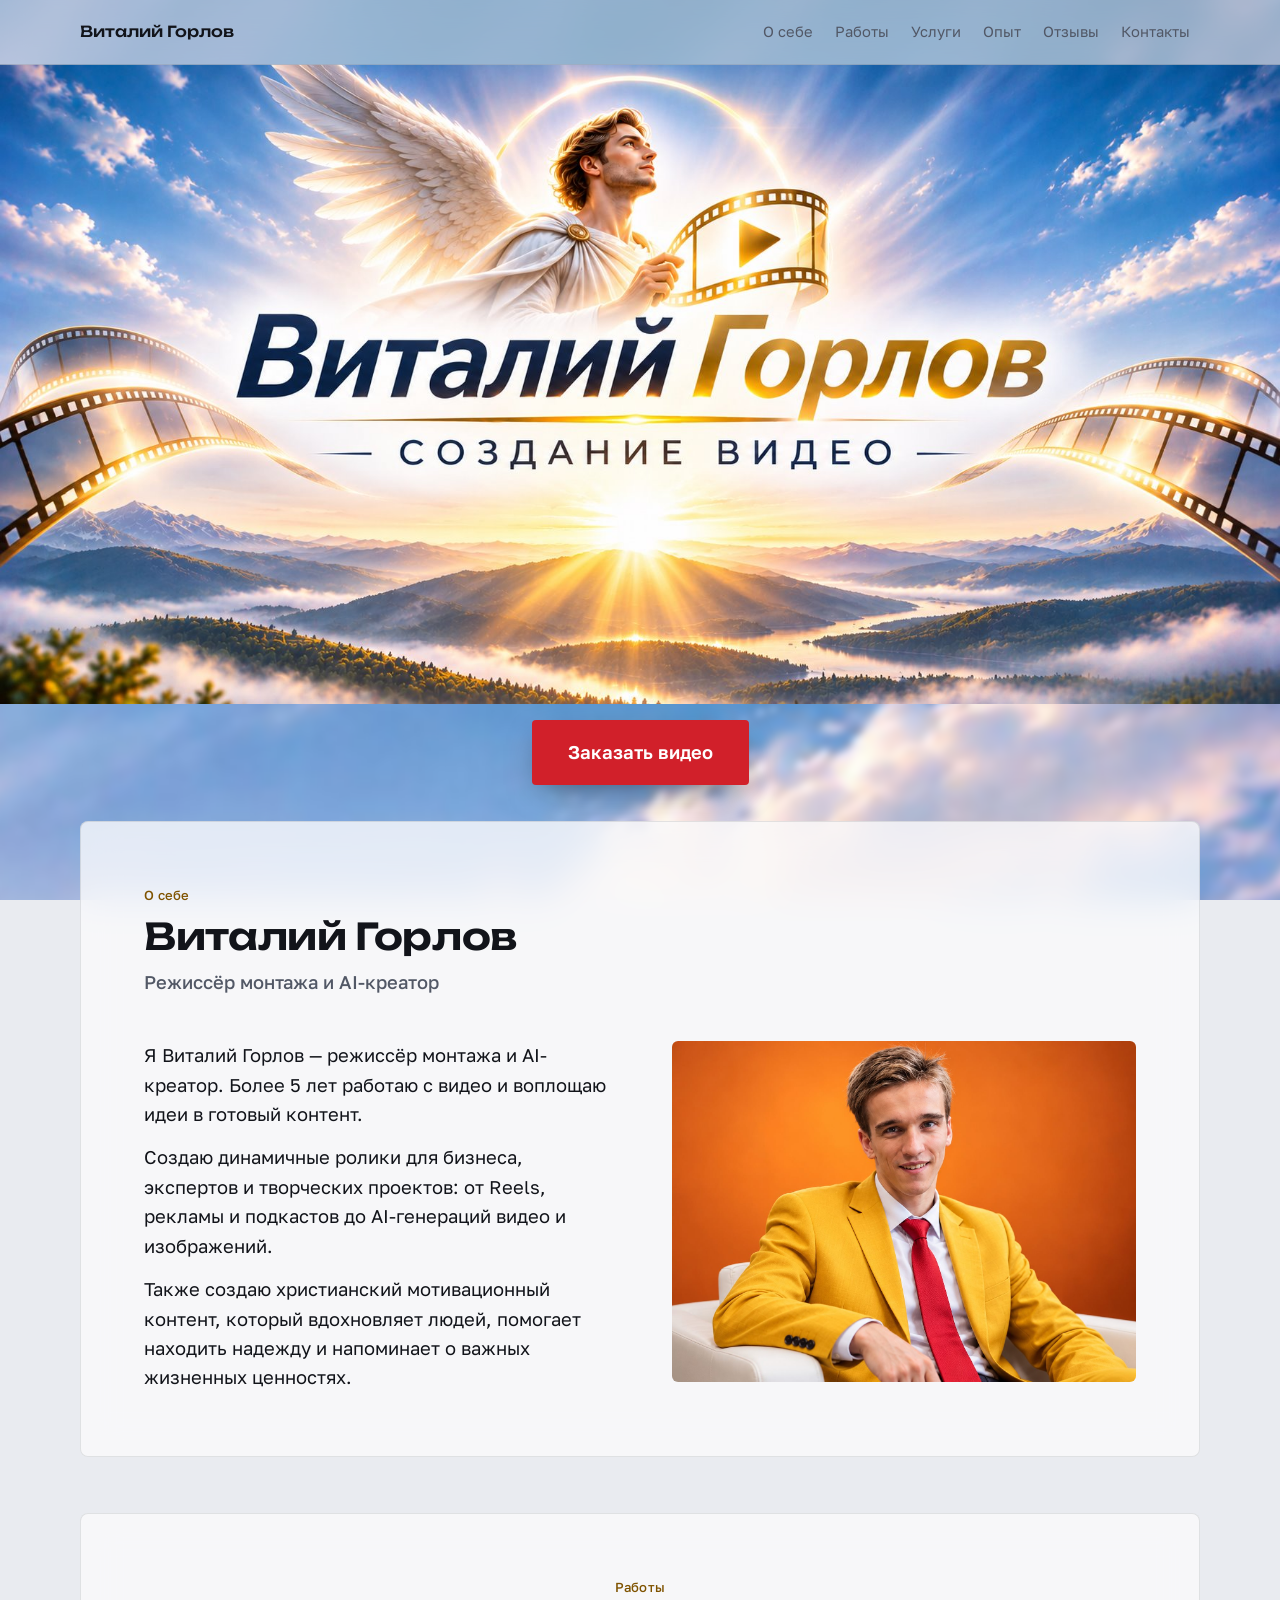
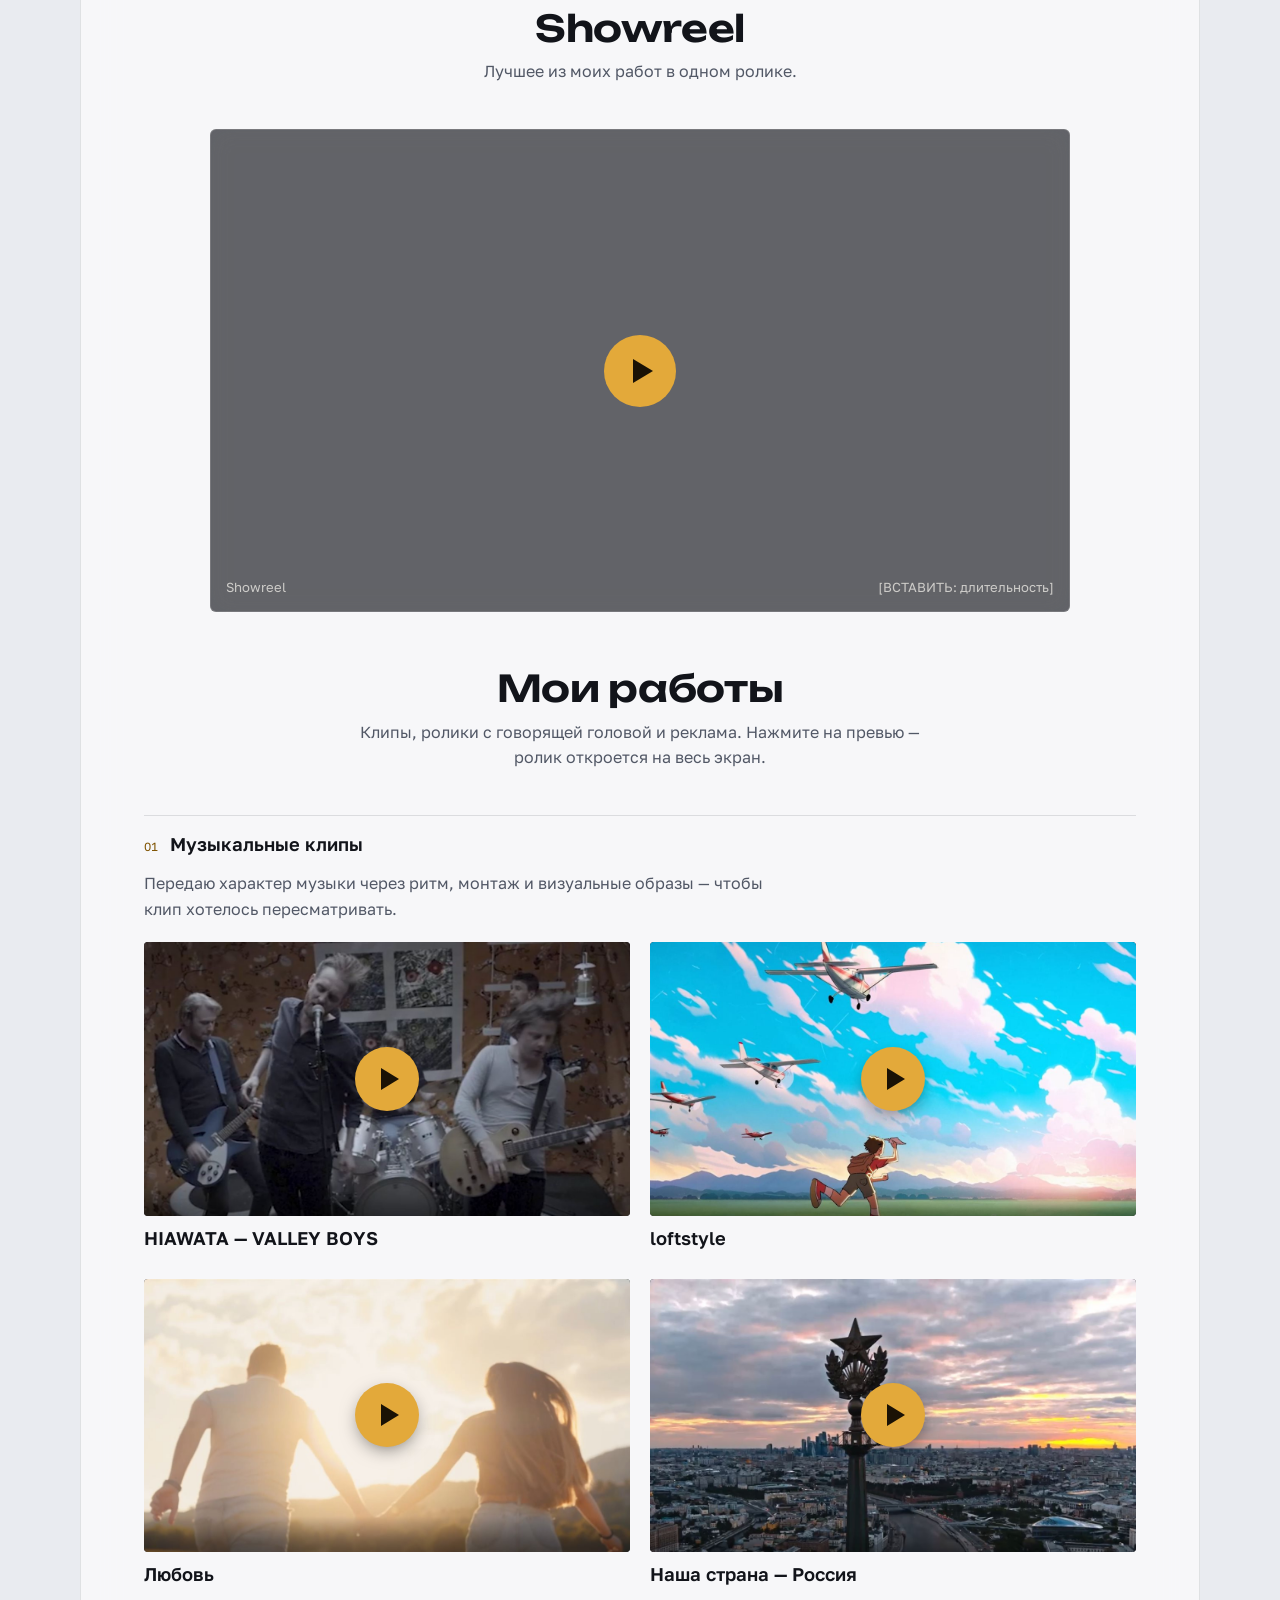
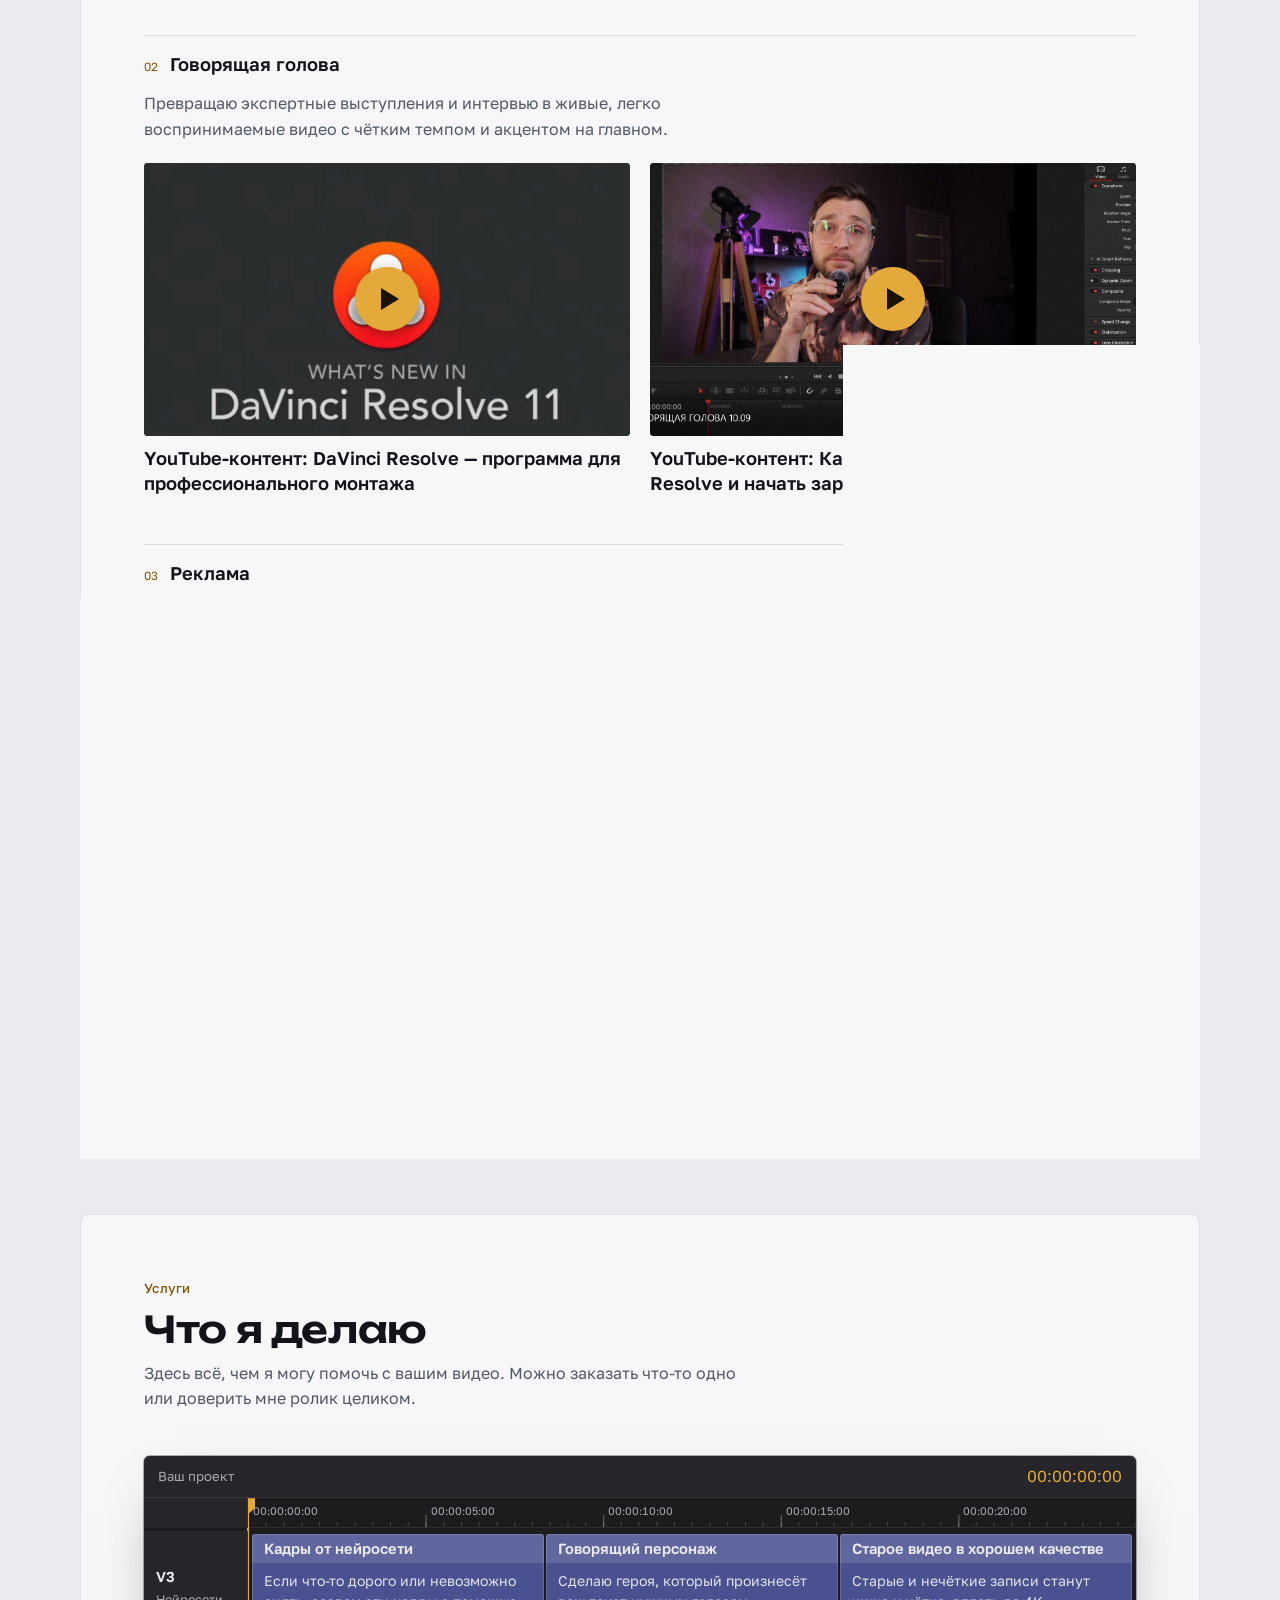
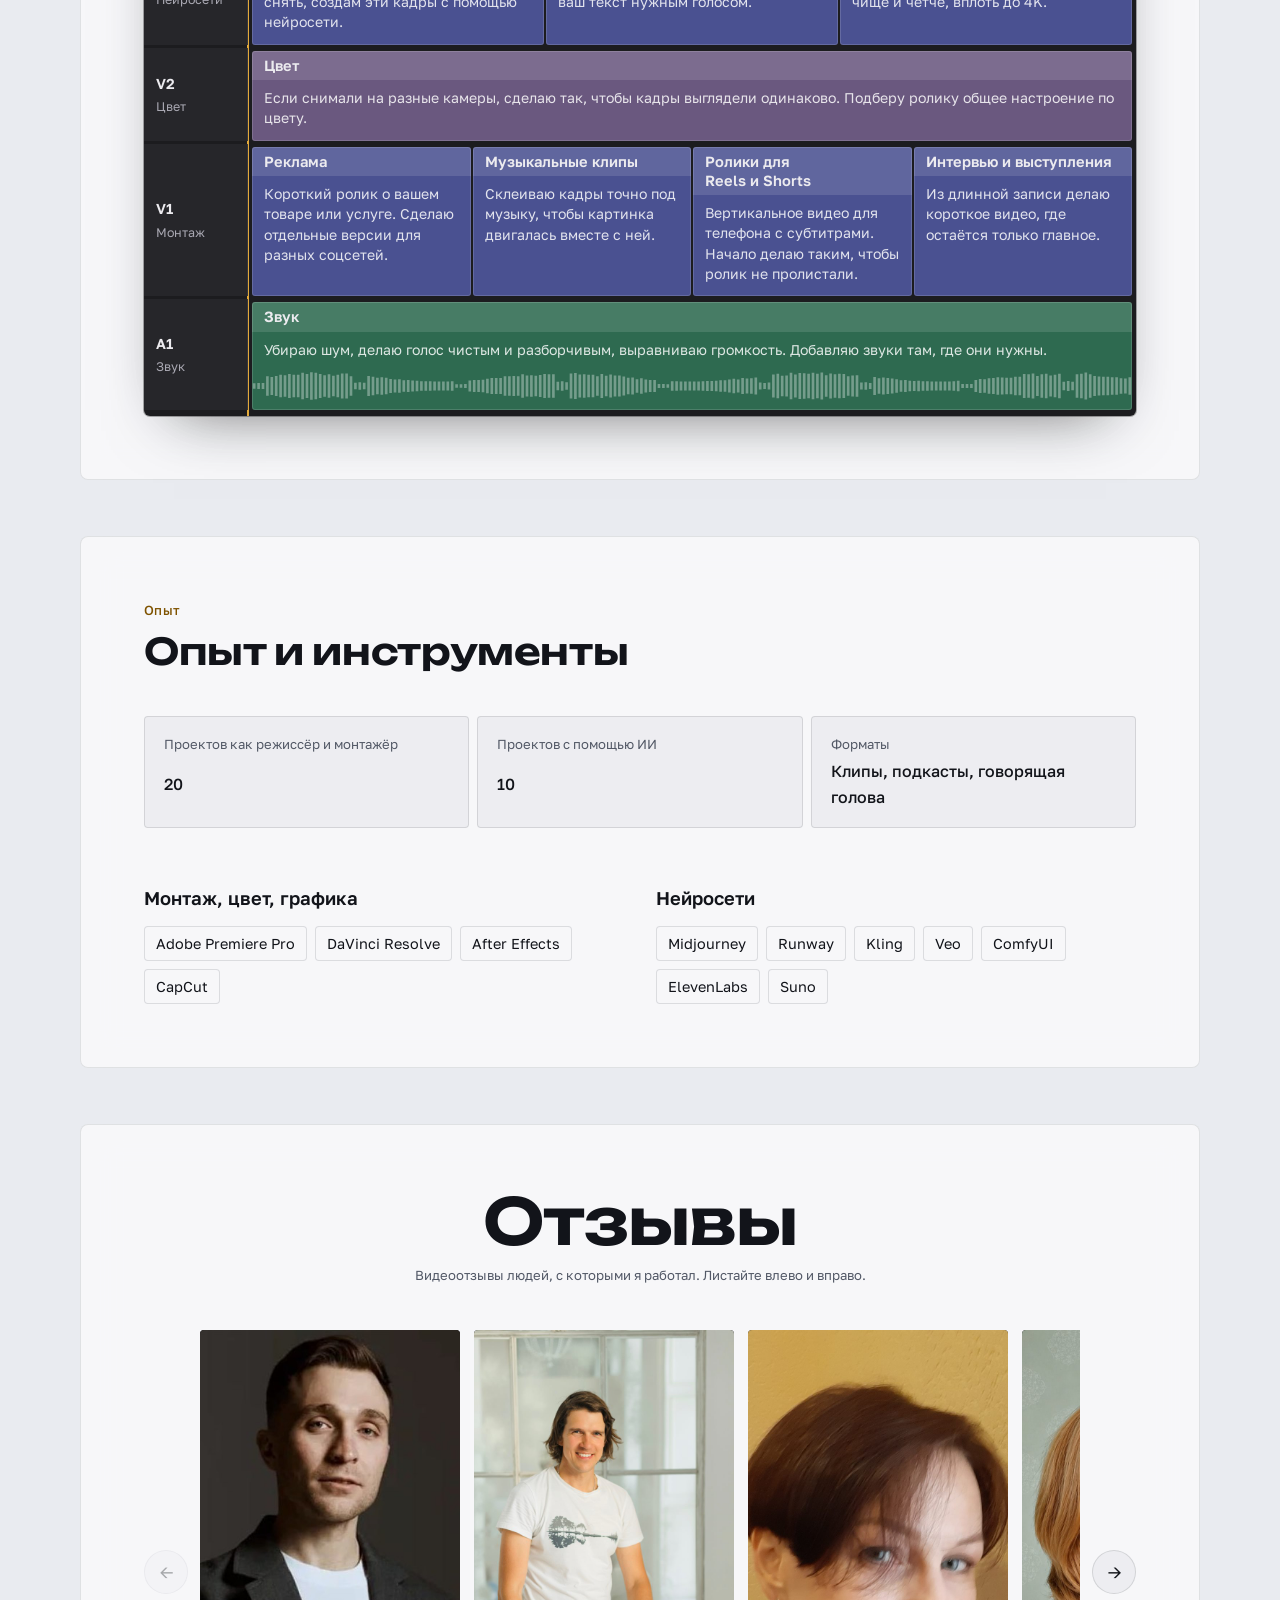
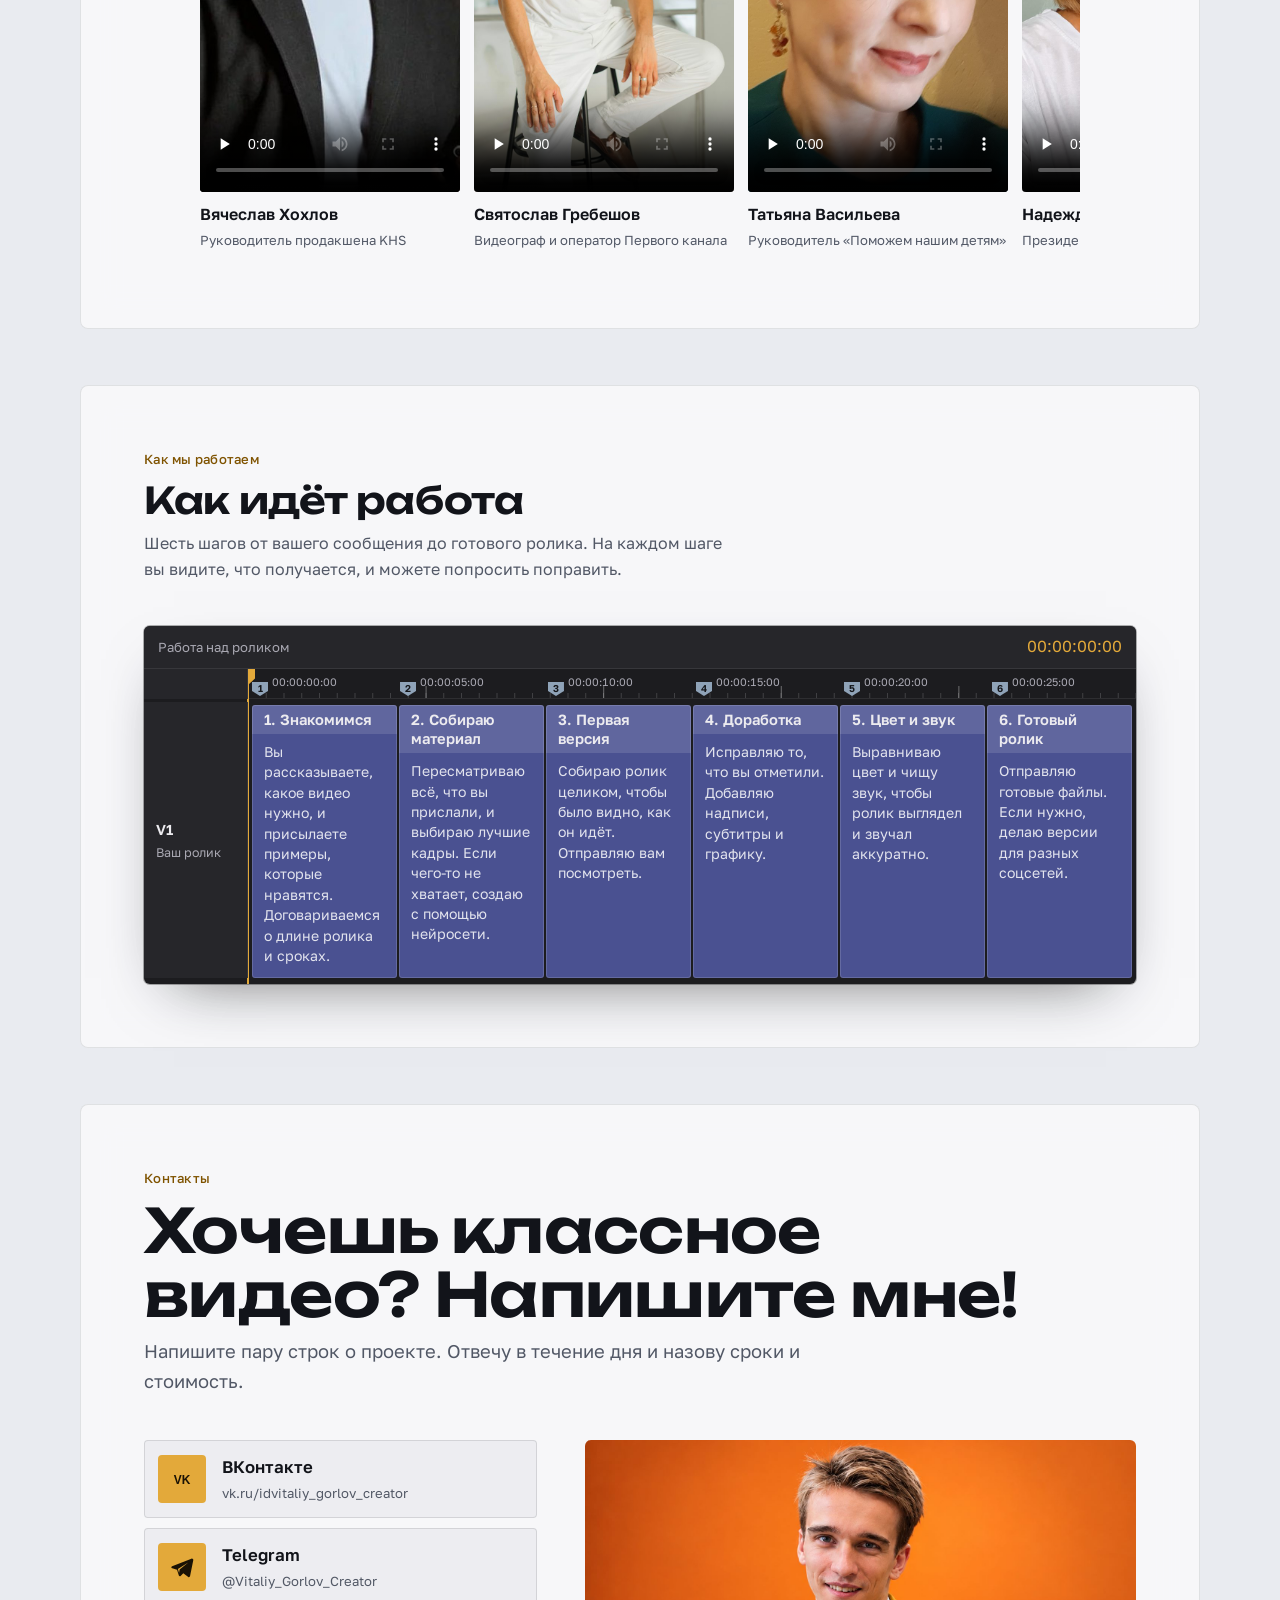
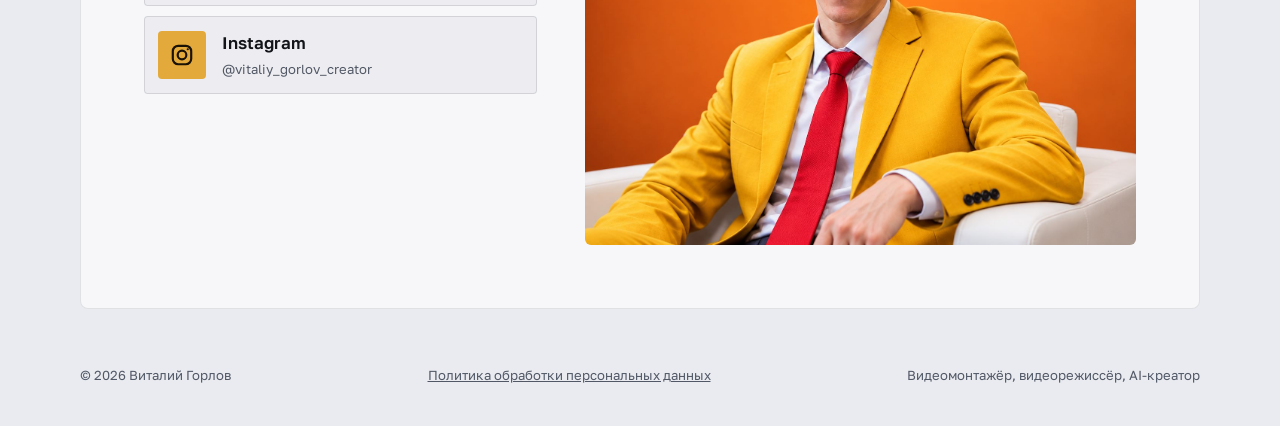
<file: index.html>
<!doctype html>
<html lang="ru">
<meta charset="utf-8">
<meta name="viewport" content="width=device-width, initial-scale=1">
<title>Виталий Горлов</title>
<meta name="claude:viewport-fit-sides" content="cover">
<meta name="description" content="Виталий Горлов — режиссёр монтажа и ИИ-креатор.">
<link rel="preconnect" href="https://fonts.googleapis.com">
<link rel="preconnect" href="https://fonts.gstatic.com" crossorigin>
<link rel="stylesheet" href="https://fonts.googleapis.com/css2?family=Unbounded:wght@500;600&family=Golos+Text:wght@400;500;600&display=swap">
<link rel="stylesheet" href="assets/site.css">

<!-- Сцена за страницей: баннер с ангелом на первом экране, при прокрутке он растворяется и остаётся небо. Разделы проплывают над сценой. -->
<div class="space" aria-hidden="true">
  <img class="space-sky" src="img/sky.jpg" width="1600" height="1153" alt="">
  <img class="space-img" src="img/hero-angel.jpg" width="1774" height="887" alt="" fetchpriority="high">
  <div class="space-floor"></div>
  <div class="space-shade"></div>
</div>

<header class="site-head">
  <div class="wrap bar">
    <a class="brand" href="#top">Виталий Горлов</a>
    <nav aria-label="Разделы страницы">
      <a href="#about">О себе</a>
      <a href="#works">Работы</a>
      <a href="#services">Услуги</a>
      <a href="#experience">Опыт</a>
      <a href="#reviews">Отзывы</a>
      <a href="#contact">Контакты</a>
    </nav>
  </div>
</header>

<main>
<div class="hero" id="top">
  <!-- имя и «Создание видео» нарисованы на баннере; заголовок для поисковиков и экранных дикторов -->
  <h1 class="sr-only">Виталий Горлов — создание видео</h1>
  <!-- ведёт на Яндекс Форму с анкетой; ответы приходят владельцу на почту -->
  <a class="btn btn-red hero-cta" href="https://forms.yandex.ru/u/6aece6a9c45c07a532aff536/" target="_blank" rel="noopener">Заказать видео</a>
  <a class="cue" href="#about" aria-label="Листать вниз">↓</a>
</div>

<section id="about">
  <div class="wrap">
    <div class="sec-head">
      <span class="label">О себе</span>
      <h2>Виталий Горлов</h2>
      <p class="subtitle">Режиссёр монтажа и AI-креатор</p>
    </div>
    <div class="about">
      <div class="prose">
        <p>Я Виталий Горлов — режиссёр монтажа и AI-креатор. Более 5 лет работаю с видео и воплощаю идеи в готовый контент.</p>
        <p>Создаю динамичные ролики для бизнеса, экспертов и творческих проектов: от Reels, рекламы и подкастов до AI-генераций видео и изображений.</p>
        <p>Также создаю христианский мотивационный контент, который вдохновляет людей, помогает находить надежду и напоминает о важных жизненных ценностях.</p>
      </div>
      <img class="about-photo" src="о%20себе/vitaliy-gorlov.jpg" width="1463" height="1075" alt="Виталий Горлов" loading="lazy">
    </div>
  </div>
</section>

<section id="works">
  <div class="wrap">
    <div class="stack">
      <div class="showreel" id="showreel">
        <div class="sec-head center">
          <span class="label">Работы</span>
          <h2>Showreel</h2>
          <p>Лучшее из моих работ в одном ролике.</p>
        </div>
        <!-- ВСТАВИТЬ: ссылку на showreel (YouTube / VK Видео / Rutube) в href и добавить target="_blank" rel="noopener" -->
        <a class="greet" href="#" aria-label="Смотреть showreel">
          <span class="play" aria-hidden="true"></span>
          <span class="greet-cap"><span>Showreel</span><span>[ВСТАВИТЬ: длительность]</span></span>
        </a>
      </div>

      <div>
      <div class="sec-head center">
        <h2>Мои работы</h2>
        <p>Клипы, ролики с говорящей головой и реклама. Нажмите на превью — ролик откроется на весь экран.</p>
      </div>

      <!-- Три раздела по жанрам. Ролики сжаты для сайта и лежат в works/video: data-src — путь к файлу,
           по клику он сразу играет в плеере на весь экран (assets/works.js). -->
      <div class="genres">
        <div class="genre">
          <div class="genre-head"><span class="tcode">01</span><h3>Музыкальные клипы</h3></div>
          <p class="genre-desc">Передаю характер музыки через ритм, монтаж и визуальные образы — чтобы клип хотелось пересматривать.</p>
          <!-- клипы из папки «портфолио/Музыкальные клипы»; обложки владельца из папки «обложки видео» -->
          <ul class="work-grid two">
            <li><a class="work-card" href="works/video/hiawata.mp4" target="_blank" rel="noopener" data-src="works/video/hiawata.mp4">
              <span class="poster"><img src="img/works/hiawata.jpg" width="1280" height="700" alt="" loading="lazy"><span class="play" aria-hidden="true"></span></span>
              <span class="work-title">HIAWATA — VALLEY BOYS</span>
            </a></li>
            <li><a class="work-card" href="works/video/klip.mp4" target="_blank" rel="noopener" data-src="works/video/klip.mp4">
              <span class="poster"><img src="img/works/klip.jpg" width="1280" height="728" alt="" loading="lazy"><span class="play" aria-hidden="true"></span></span>
              <span class="work-title">loftstyle</span>
            </a></li>
            <li><a class="work-card" href="works/video/lyubov.mp4" target="_blank" rel="noopener" data-src="works/video/lyubov.mp4">
              <span class="poster"><img src="img/works/lyubov.jpg" width="1280" height="643" alt="" loading="lazy"><span class="play" aria-hidden="true"></span></span>
              <span class="work-title">Любовь</span>
            </a></li>
            <li><a class="work-card" href="works/video/rossiya.mp4" target="_blank" rel="noopener" data-src="works/video/rossiya.mp4">
              <span class="poster"><img src="img/works/rossiya.jpg" width="1280" height="659" alt="" loading="lazy"><span class="play" aria-hidden="true"></span></span>
              <span class="work-title">Наша страна — Россия</span>
            </a></li>
          </ul>
        </div>

        <!-- ролики из папки «портфолио/Говорящая голова»; превью — кадры из роликов -->
        <div class="genre">
          <div class="genre-head"><span class="tcode">02</span><h3>Говорящая голова</h3></div>
          <p class="genre-desc">Превращаю экспертные выступления и интервью в живые, легко воспринимаемые видео с чётким темпом и акцентом на главном.</p>
          <ul class="work-grid two">
            <li><a class="work-card" href="works/video/head-davinci.mp4" target="_blank" rel="noopener" data-src="works/video/head-davinci.mp4">
              <span class="poster"><img src="img/works/head-davinci.jpg" width="726" height="469" alt="" loading="lazy"><span class="play" aria-hidden="true"></span></span>
              <span class="work-title">YouTube-контент: DaVinci Resolve — программа для профессионального монтажа</span>
            </a></li>
            <li><a class="work-card" href="works/video/head-1009.mp4" target="_blank" rel="noopener" data-src="works/video/head-1009.mp4">
              <span class="poster"><img src="img/works/head-1009.jpg" width="1675" height="976" alt="" loading="lazy"><span class="play" aria-hidden="true"></span></span>
              <span class="work-title">YouTube-контент: Как новичку освоить DaVinci Resolve и начать зарабатывать</span>
            </a></li>
          </ul>
        </div>

        <!-- ролики из папки «портфолио/РЕКЛАМА»; обложки владельца из папки «обложки видео/реклама» -->
        <div class="genre">
          <div class="genre-head"><span class="tcode">03</span><h3>Реклама</h3></div>
          <p class="genre-desc">Создаю динамичные рекламные ролики, которые ярко показывают продукт и удерживают внимание аудитории.</p>
          <ul class="work-grid two">
            <li><a class="work-card" href="works/video/ad-fan.mp4" target="_blank" rel="noopener" data-src="works/video/ad-fan.mp4">
              <span class="poster"><img src="img/works/ad-fan.jpg" width="776" height="433" alt="" loading="lazy"><span class="play" aria-hidden="true"></span></span>
              <span class="work-title">Рекламный ролик вентилятор</span>
            </a></li>
            <li><a class="work-card" href="works/video/ad-sport.mp4" target="_blank" rel="noopener" data-src="works/video/ad-sport.mp4">
              <span class="poster"><img src="img/works/ad-sport.jpg" width="631" height="405" alt="" loading="lazy"><span class="play" aria-hidden="true"></span></span>
              <span class="work-title">Рекламный ролик МОЙ СПОРТ</span>
            </a></li>
          </ul>
        </div>
      </div>
      </div>
      <a class="btn" href="#contact">Хочу такой же ролик</a>
    </div>
  </div>
</section>

<section id="services">
  <div class="wrap">
    <div class="sec-head">
      <span class="label">Услуги</span>
      <h2>Что я делаю</h2>
      <p>Здесь всё, чем я могу помочь с вашим видео. Можно заказать что-то одно или доверить мне ролик целиком.</p>
    </div>

    <!-- Услуги в виде монтажной ленты, как в Premiere Pro: дорожки сверху вниз, клипы слева направо.
         Лента всегда тёмная, как окно программы. На узком экране она листается вбок внутри рамки. -->
    <div class="editor" data-seconds="24">
      <div class="editor-bar"><span>Ваш проект</span><span class="editor-tc">00:00:24:00</span></div>
      <div class="tl-scroll" tabindex="0" role="region" aria-label="Услуги на монтажной ленте">
        <div class="tl">
          <div class="tl-corner" aria-hidden="true"></div>
          <div class="tl-ruler" aria-hidden="true">
            <span style="--at:0">00:00:00:00</span><span style="--at:.2">00:00:05:00</span><span style="--at:.4">00:00:10:00</span><span style="--at:.6">00:00:15:00</span><span style="--at:.8">00:00:20:00</span>
          </div>

          <div class="tl-head"><b>V3</b><span>Нейросети</span></div>
          <div class="tl-lane">
            <div class="tl-clip" style="grid-column:1/5"><h3>Кадры от нейросети</h3><p>Если что-то дорого или невозможно снять, создам эти кадры с помощью нейросети.</p></div>
            <div class="tl-clip" style="grid-column:5/9"><h3>Говорящий персонаж</h3><p>Сделаю героя, который произнесёт ваш текст нужным голосом.</p></div>
            <div class="tl-clip" style="grid-column:9/13"><h3>Старое видео в хорошем качестве</h3><p>Старые и нечёткие записи станут чище и чётче, вплоть до 4K.</p></div>
          </div>

          <div class="tl-head"><b>V2</b><span>Цвет</span></div>
          <div class="tl-lane">
            <div class="tl-clip is-color" style="grid-column:1/13"><h3>Цвет</h3><p>Если снимали на разные камеры, сделаю так, чтобы кадры выглядели одинаково. Подберу ролику общее настроение по цвету.</p></div>
          </div>

          <div class="tl-head"><b>V1</b><span>Монтаж</span></div>
          <div class="tl-lane">
            <div class="tl-clip" style="grid-column:1/4"><h3>Реклама</h3><p>Короткий ролик о вашем товаре или услуге. Сделаю отдельные версии для разных соцсетей.</p></div>
            <div class="tl-clip" style="grid-column:4/7"><h3>Музыкальные клипы</h3><p>Склеиваю кадры точно под музыку, чтобы картинка двигалась вместе с ней.</p></div>
            <div class="tl-clip" style="grid-column:7/10"><h3>Ролики для Reels и Shorts</h3><p>Вертикальное видео для телефона с субтитрами. Начало делаю таким, чтобы ролик не пролистали.</p></div>
            <div class="tl-clip" style="grid-column:10/13"><h3>Интервью и выступления</h3><p>Из длинной записи делаю короткое видео, где остаётся только главное.</p></div>
          </div>

          <div class="tl-head"><b>A1</b><span>Звук</span></div>
          <div class="tl-lane">
            <div class="tl-clip is-audio" style="grid-column:1/13">
              <svg class="tl-wave" viewBox="0 0 200 40" preserveAspectRatio="none" aria-hidden="true"><path d="M0.5 17.0V23.0M1.5 16.6V23.4M2.5 16.6V23.4M3.5 9.3V30.7M4.5 10.1V29.9M5.5 8.8V31.2M6.5 7.6V32.4M7.5 8.0V32.0M8.5 6.8V33.2M9.5 7.5V32.5M10.5 7.5V32.5M11.5 5.3V34.7M12.5 6.6V33.4M13.5 4.8V35.2M14.5 5.3V34.7M15.5 6.7V33.3M16.5 8.1V31.9M17.5 7.0V33.0M18.5 8.7V31.3M19.5 7.6V32.4M20.5 6.2V33.8M21.5 6.2V33.8M22.5 9.1V30.9M23.5 16.3V23.7M24.5 15.9V24.1M25.5 16.5V23.5M26.5 8.8V31.2M27.5 9.6V30.4M28.5 10.7V29.3M29.5 10.2V29.8M30.5 10.7V29.3M31.5 12.1V27.9M32.5 12.8V27.2M33.5 12.4V27.6M34.5 13.5V26.5M35.5 13.4V26.6M36.5 13.8V26.2M37.5 14.1V25.9M38.5 14.6V25.4M39.5 14.8V25.2M40.5 14.8V25.2M41.5 14.9V25.1M42.5 15.0V25.0M43.5 15.0V25.0M44.5 14.9V25.1M45.5 14.8V25.2M46.5 18.1V21.9M47.5 18.1V21.9M48.5 17.9V22.1M49.5 14.0V26.0M50.5 13.4V26.6M51.5 13.2V26.8M52.5 13.1V26.9M53.5 12.0V28.0M54.5 11.1V28.9M55.5 11.2V28.8M56.5 11.1V28.9M57.5 9.3V30.7M58.5 9.3V30.7M59.5 9.0V31.0M60.5 9.1V30.9M61.5 7.0V33.0M62.5 8.3V31.7M63.5 8.0V32.0M64.5 8.7V31.3M65.5 7.9V32.1M66.5 6.8V33.2M67.5 6.9V33.1M68.5 7.0V33.0M69.5 15.3V24.7M70.5 14.6V25.4M71.5 15.9V24.1M72.5 6.2V33.8M73.5 5.6V34.4M74.5 7.2V32.8M75.5 7.0V33.0M76.5 7.6V32.4M77.5 7.5V32.5M78.5 9.3V30.7M79.5 6.7V33.3M80.5 8.7V31.3M81.5 7.3V32.7M82.5 8.4V31.6M83.5 8.4V31.6M84.5 9.5V30.5M85.5 10.8V29.2M86.5 10.5V29.5M87.5 12.4V27.6M88.5 11.4V28.6M89.5 12.8V27.2M90.5 13.2V26.8M91.5 13.2V26.8M92.5 17.9V22.1M93.5 17.9V22.1M94.5 18.1V21.9M95.5 14.7V25.3M96.5 14.8V25.2M97.5 14.9V25.1M98.5 15.0V25.0M99.5 15.0V25.0M100.5 15.0V25.0M101.5 14.9V25.1M102.5 14.7V25.3M103.5 14.5V25.5M104.5 14.5V25.5M105.5 14.2V25.8M106.5 13.7V26.3M107.5 13.5V26.5M108.5 12.7V27.3M109.5 12.0V28.0M110.5 12.7V27.3M111.5 11.2V28.8M112.5 11.8V28.2M113.5 11.4V28.6M114.5 10.6V29.4M115.5 16.0V24.0M116.5 16.6V23.4M117.5 16.2V23.8M118.5 7.3V32.7M119.5 6.5V33.5M120.5 8.6V31.4M121.5 8.2V31.8M122.5 5.2V34.8M123.5 7.1V32.9M124.5 5.5V34.5M125.5 5.8V34.2M126.5 6.5V33.5M127.5 5.4V34.6M128.5 6.4V33.6M129.5 5.1V34.9M130.5 8.0V32.0M131.5 6.1V33.9M132.5 6.9V33.1M133.5 6.3V33.7M134.5 6.6V33.4M135.5 9.3V30.7M136.5 8.2V31.8M137.5 8.0V32.0M138.5 16.1V23.9M139.5 15.9V24.1M140.5 16.7V23.3M141.5 10.0V30.0M142.5 11.4V28.6M143.5 10.6V29.4M144.5 11.1V28.9M145.5 11.8V28.2M146.5 12.5V27.5M147.5 13.6V26.4M148.5 13.2V26.8M149.5 14.1V25.9M150.5 14.4V25.6M151.5 14.3V25.7M152.5 14.7V25.3M153.5 14.8V25.2M154.5 14.9V25.1M155.5 15.0V25.0M156.5 15.0V25.0M157.5 14.9V25.1M158.5 14.9V25.1M159.5 14.7V25.3M160.5 14.3V25.7M161.5 17.9V22.1M162.5 17.8V22.2M163.5 17.7V22.3M164.5 13.2V26.8M165.5 12.3V27.7M166.5 12.6V27.4M167.5 11.3V28.7M168.5 11.0V29.0M169.5 10.4V29.6M170.5 10.5V29.5M171.5 10.7V29.3M172.5 10.7V29.3M173.5 9.7V30.3M174.5 9.8V30.2M175.5 6.7V33.3M176.5 7.0V33.0M177.5 6.2V33.8M178.5 9.0V31.0M179.5 7.0V33.0M180.5 6.5V33.5M181.5 8.3V31.7M182.5 7.6V32.4M183.5 6.3V33.7M184.5 15.3V24.7M185.5 14.5V25.5M186.5 15.4V24.6M187.5 7.0V33.0M188.5 6.3V33.7M189.5 5.1V34.9M190.5 6.9V33.1M191.5 8.9V31.1M192.5 9.5V30.5M193.5 9.8V30.2M194.5 9.8V30.2M195.5 10.2V29.8M196.5 10.3V29.7M197.5 11.3V28.7M198.5 11.6V28.4M199.5 10.3V29.7"/></svg>
              <h3>Звук</h3><p>Убираю шум, делаю голос чистым и разборчивым, выравниваю громкость. Добавляю звуки там, где они нужны.</p>
            </div>
          </div>

          <!-- указатель воспроизведения: едет слева направо, пока листаете страницу (assets/timeline.js) -->
          <div class="tl-playzone" aria-hidden="true"><div class="playhead"></div></div>
        </div>
      </div>
    </div>
    <p class="tl-hint">Листайте ленту вправо →</p>
  </div>
</section>

<section id="experience">
  <div class="wrap">
    <div class="sec-head">
      <span class="label">Опыт</span>
      <h2>Опыт и инструменты</h2>
    </div>
    <div class="stack">
      <dl class="facts">
        <div><dt>Проектов как режиссёр и монтажёр</dt><dd>20</dd></div>
        <div><dt>Проектов с помощью ИИ</dt><dd>10</dd></div>
        <div><dt>Форматы</dt><dd>Клипы, подкасты, говорящая голова</dd></div>
      </dl>
      <div class="tools">
        <div>
          <h3>Монтаж, цвет, графика</h3>
          <ul>
            <li>Adobe Premiere Pro</li>
            <li>DaVinci Resolve</li>
            <li>After Effects</li>
            <li>CapCut</li>
          </ul>
        </div>
        <div>
          <h3>Нейросети</h3>
          <ul>
            <li>Midjourney</li>
            <li>Runway</li>
            <li>Kling</li>
            <li>Veo</li>
            <li>ComfyUI</li>
            <li>ElevenLabs</li>
            <li>Suno</li>
          </ul>
        </div>
      </div>
    </div>
  </div>
</section>

<section id="reviews">
  <div class="wrap">
    <div class="sec-head center reviews-head">
      <h2>Отзывы</h2>
      <p>Видеоотзывы людей, с которыми я работал. Листайте влево и вправо.</p>
    </div>
    <div class="reel">
      <button class="reel-btn" type="button" data-dir="-1" aria-label="Предыдущие отзывы">←</button>
      <ul class="reel-track">
        <li class="reel-item">
          <video controls playsinline preload="none" poster="reviews/posters/khokhlov.jpg" src="reviews/video/khokhlov.mp4" aria-label="Видеоотзыв: Вячеслав Хохлов"></video>
          <span class="reel-cap"><b>Вячеслав Хохлов</b><span>Руководитель продакшена KHS</span></span>
        </li>
        <li class="reel-item">
          <video controls playsinline preload="none" poster="reviews/posters/grebeshov.jpg" src="reviews/video/grebeshov.mp4" aria-label="Видеоотзыв: Святослав Гребешов"></video>
          <span class="reel-cap"><b>Святослав Гребешов</b><span>Видеограф и оператор Первого канала</span></span>
        </li>
        <li class="reel-item">
          <video controls playsinline preload="none" poster="reviews/posters/vasilyeva.jpg" src="reviews/video/vasilyeva.mp4" aria-label="Видеоотзыв: Татьяна Васильева"></video>
          <span class="reel-cap"><b>Татьяна Васильева</b><span>Руководитель «Поможем нашим детям»</span></span>
        </li>
        <li class="reel-item">
          <video controls playsinline preload="none" poster="reviews/posters/panfenova.jpg" src="reviews/video/panfenova.mp4" aria-label="Видеоотзыв: Надежда Панфенова"></video>
          <span class="reel-cap"><b>Надежда Панфенова</b><span>Президент КРОО «Я МОГУ»</span></span>
        </li>
        <li class="reel-item">
          <video controls playsinline preload="none" poster="reviews/posters/konokorovy.jpg" src="reviews/video/konokorovy.mp4" aria-label="Видеоотзыв: Михаил и Мария Конокоровы"></video>
          <span class="reel-cap"><b>Михаил и Мария Конокоровы</b><span>Миссионеры</span></span>
        </li>
        <li class="reel-item">
          <video controls playsinline preload="none" poster="reviews/posters/kayava.jpg" src="reviews/video/kayava.mp4" aria-label="Видеоотзыв: Симон Каява"></video>
          <span class="reel-cap"><b>Симон Каява</b><span>Актёр и ведущий мероприятий</span></span>
        </li>
        <li class="reel-item">
          <video controls playsinline preload="none" poster="reviews/posters/lebedeva.jpg" src="reviews/video/lebedeva.mp4" aria-label="Видеоотзыв: Ольга Лебедева"></video>
          <span class="reel-cap"><b>Ольга Лебедева</b><span>Экономист</span></span>
        </li>
        <li class="reel-item">
          <video controls playsinline preload="none" poster="reviews/posters/gorbacheva.jpg" src="reviews/video/gorbacheva.mp4" aria-label="Видеоотзыв: Анна Горбачева"></video>
          <span class="reel-cap"><b>Анна Горбачева</b><span>Воспитатель</span></span>
        </li>
        <li class="reel-item">
          <video controls playsinline preload="none" poster="reviews/posters/molodyakova.jpg" src="reviews/video/molodyakova.mp4" aria-label="Видеоотзыв: Мария Молодякова"></video>
          <span class="reel-cap"><b>Мария Молодякова</b><span>Учитель математики</span></span>
        </li>
      </ul>
      <button class="reel-btn" type="button" data-dir="1" aria-label="Следующие отзывы">→</button>
    </div>
  </div>
</section>

<section id="process">
  <div class="wrap">
    <div class="sec-head">
      <span class="label">Как мы работаем</span>
      <h2>Как идёт работа</h2>
      <p>Шесть шагов от вашего сообщения до готового ролика. На каждом шаге вы видите, что получается, и можете попросить поправить.</p>
    </div>

    <!-- Шаги работы как клипы на одной дорожке монтажной ленты; маркеры на линейке — номера шагов.
         Указатель едет при прокрутке, шаг под ним подсвечивается (assets/timeline.js, data-steps). -->
    <div class="editor" data-seconds="30" data-steps>
      <div class="editor-bar"><span>Работа над роликом</span><span class="editor-tc">00:00:00:00</span></div>
      <div class="tl-scroll" tabindex="0" role="region" aria-label="Шаги работы на монтажной ленте">
        <div class="tl">
          <div class="tl-corner" aria-hidden="true"></div>
          <div class="tl-ruler" aria-hidden="true">
            <span style="--at:0">00:00:00:00</span><span style="--at:.1667">00:00:05:00</span><span style="--at:.3333">00:00:10:00</span><span style="--at:.5">00:00:15:00</span><span style="--at:.6667">00:00:20:00</span><span style="--at:.8333">00:00:25:00</span>
            <i class="tl-marker" style="--at:0">1</i><i class="tl-marker" style="--at:.1667">2</i><i class="tl-marker" style="--at:.3333">3</i><i class="tl-marker" style="--at:.5">4</i><i class="tl-marker" style="--at:.6667">5</i><i class="tl-marker" style="--at:.8333">6</i>
          </div>

          <div class="tl-head"><b>V1</b><span>Ваш ролик</span></div>
          <ol class="tl-lane">
            <li class="tl-clip" style="grid-column:1/3"><h3>1. Знакомимся</h3><p>Вы рассказываете, какое видео нужно, и присылаете примеры, которые нравятся. Договариваемся о длине ролика и сроках.</p></li>
            <li class="tl-clip" style="grid-column:3/5"><h3>2. Собираю материал</h3><p>Пересматриваю всё, что вы прислали, и выбираю лучшие кадры. Если чего-то не хватает, создаю с помощью нейросети.</p></li>
            <li class="tl-clip" style="grid-column:5/7"><h3>3. Первая версия</h3><p>Собираю ролик целиком, чтобы было видно, как он идёт. Отправляю вам посмотреть.</p></li>
            <li class="tl-clip" style="grid-column:7/9"><h3>4. Доработка</h3><p>Исправляю то, что вы отметили. Добавляю надписи, субтитры и графику.</p></li>
            <li class="tl-clip" style="grid-column:9/11"><h3>5. Цвет и звук</h3><p>Выравниваю цвет и чищу звук, чтобы ролик выглядел и звучал аккуратно.</p></li>
            <li class="tl-clip" style="grid-column:11/13"><h3>6. Готовый ролик</h3><p>Отправляю готовые файлы. Если нужно, делаю версии для разных соцсетей.</p></li>
          </ol>

          <div class="tl-playzone" aria-hidden="true"><div class="playhead"></div></div>
        </div>
      </div>
    </div>
    <p class="tl-hint">Листайте ленту вправо →</p>
  </div>
</section>

<section id="contact" class="contact">
  <div class="wrap">
    <div class="sec-head">
      <span class="label">Контакты</span>
      <h2>Хочешь классное видео? Напишите мне!</h2>
      <p>Напишите пару строк о проекте. Отвечу в течение дня и назову сроки и стоимость.</p>
    </div>
    <div class="contact-grid">
      <!-- слева — кнопки соцсетей; под названием сети её адрес текстом, чтобы его можно было скопировать -->
      <div class="socials">
        <a class="social" href="https://vk.ru/idvitaliy_gorlov_creator" target="_blank" rel="noopener">
          <span class="social-ico" aria-hidden="true"><svg viewBox="0 0 24 24"><text x="12" y="16.5" text-anchor="middle" font-family="Arial, sans-serif" font-weight="700" font-size="11" fill="currentColor">VK</text></svg></span>
          <span class="social-txt"><b>ВКонтакте</b><span>vk.ru/idvitaliy_gorlov_creator</span></span>
        </a>
        <a class="social" href="https://t.me/Vitaliy_Gorlov_Creator" target="_blank" rel="noopener">
          <span class="social-ico" aria-hidden="true"><svg viewBox="0 0 24 24"><path fill="currentColor" d="M20.7 4.3 2.9 11.2c-1 .4-1 1.6.1 1.9l4.4 1.4 1.7 5.3c.2.7 1.1.9 1.6.4l2.5-2.4 4.6 3.4c.6.4 1.4.1 1.6-.6l3-14.9c.2-.9-.7-1.7-1.7-1.4ZM9.8 14.2l-.5 3.4-1.1-3.7 9.6-6.1-8 6.4Z"/></svg></span>
          <span class="social-txt"><b>Telegram</b><span>@Vitaliy_Gorlov_Creator</span></span>
        </a>
        <a class="social" href="https://www.instagram.com/vitaliy_gorlov_creator/" target="_blank" rel="noopener">
          <span class="social-ico" aria-hidden="true"><svg viewBox="0 0 24 24" fill="none" stroke="currentColor" stroke-width="2"><rect x="3.5" y="3.5" width="17" height="17" rx="5"/><circle cx="12" cy="12" r="4"/><circle cx="17.3" cy="6.7" r="1" fill="currentColor" stroke="none"/></svg></span>
          <span class="social-txt"><b>Instagram</b><span>@vitaliy_gorlov_creator</span></span>
        </a>
      </div>

      <!-- справа фото владельца (по его просьбе вместо формы заявки; форму можно вернуть позже) -->
      <img class="contact-photo" src="img/contact-photo.jpg" width="1463" height="1075" alt="Виталий Горлов" loading="lazy">
    </div>
  </div>
</section>
</main>

<footer class="wrap">
  <span>© 2026 Виталий Горлов</span>
  <a href="politika.html" target="_blank" rel="noopener">Политика обработки персональных данных</a>
  <span>Видеомонтажёр, видеорежиссёр, AI-креатор</span>
</footer>

<!-- плеер работ: открывается поверх страницы на весь экран -->
<div class="player" id="player" role="dialog" aria-modal="true" aria-label="Просмотр ролика" hidden>
  <button class="player-close" type="button" aria-label="Закрыть ролик">✕</button>
  <video class="player-video" controls playsinline preload="none" hidden></video>
  <iframe class="player-frame" title="Ролик" allow="autoplay; fullscreen" allowfullscreen></iframe>
</div>

<script src="assets/space.js"></script>
<script src="assets/reel.js"></script>
<script src="assets/works.js"></script>
<script src="assets/timeline.js"></script>
</file>
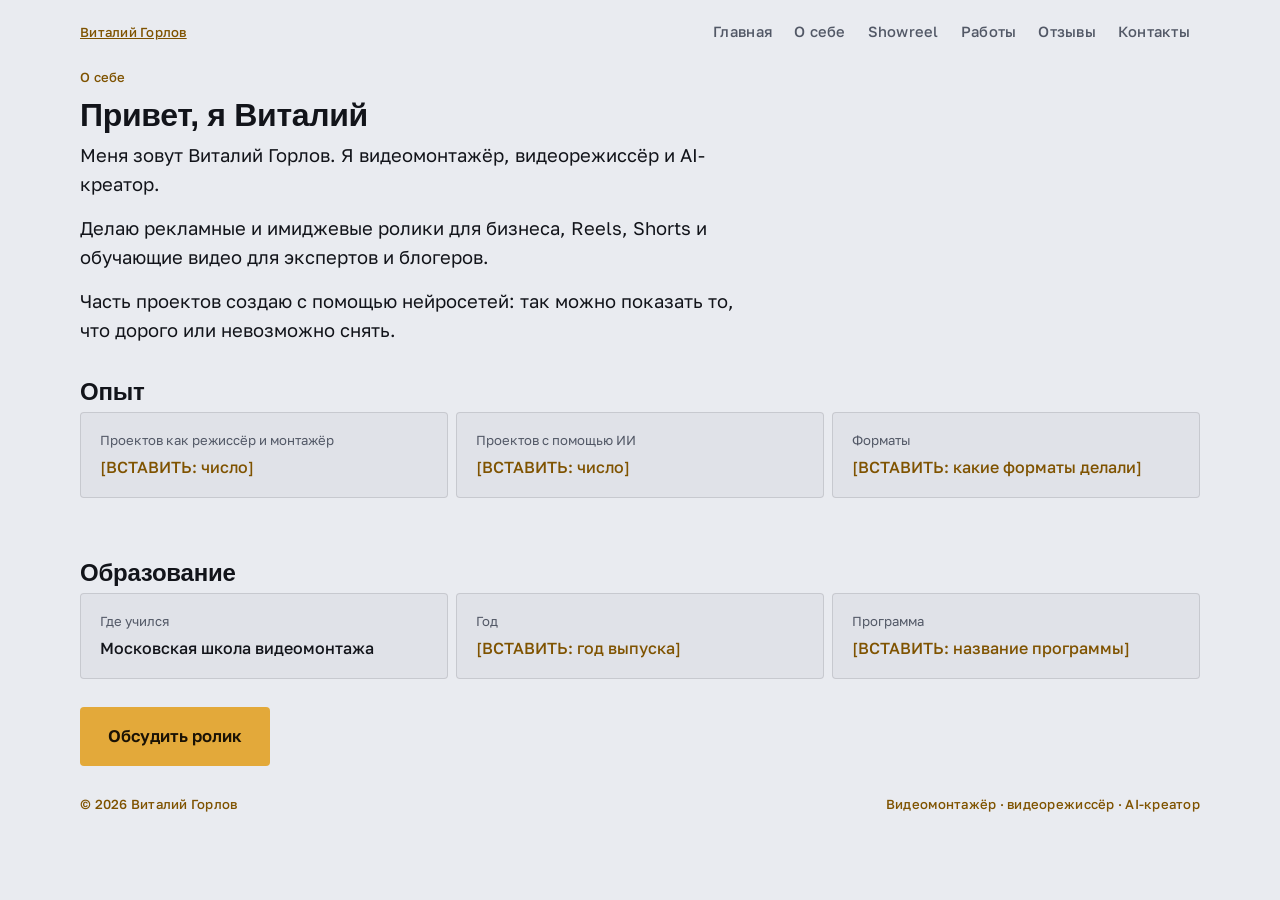
<file: about/index.html>
<!doctype html>
<html lang="ru">
<meta charset="utf-8">
<meta name="viewport" content="width=device-width, initial-scale=1">
<title>О себе — Виталий Горлов</title>
<meta name="description" content="Виталий Горлов — видеомонтажёр, видеорежиссёр и AI-креатор.">
<link rel="preconnect" href="https://fonts.googleapis.com">
<link rel="preconnect" href="https://fonts.gstatic.com" crossorigin>
<link rel="stylesheet" href="https://fonts.googleapis.com/css2?family=Dela+Gothic+One&family=Golos+Text:wght@400;500;600&family=JetBrains+Mono:wght@400;500&display=swap">
<link rel="stylesheet" href="../assets/site.css">

<div class="wrap">
  <header class="bar">
    <a class="label rec" href="../index.html">Виталий Горлов</a>
    <nav class="label" aria-label="Разделы сайта">
      <a href="../index.html">Главная</a>
      <a href="../about/index.html" aria-current="page">О себе</a>
      <a href="../showreel/index.html">Showreel</a>
      <a href="../works/index.html">Работы</a>
      <a href="../reviews/index.html">Отзывы</a>
      <a href="../contacts/index.html">Контакты</a>
    </nav>
  </header>
</div>

<main class="wrap">
  <div class="page-head">
    <span class="label">О себе</span>
    <h1>Привет, я Виталий</h1>
  </div>

  <div class="page-body">
    <div class="prose">
      <p>Меня зовут Виталий Горлов. Я видеомонтажёр, видеорежиссёр и AI-креатор.</p>
      <p>Делаю рекламные и имиджевые ролики для бизнеса, Reels, Shorts и обучающие видео для экспертов и блогеров.</p>
      <p>Часть проектов создаю с помощью нейросетей: так можно показать то, что дорого или невозможно снять.</p>
    </div>

    <section aria-labelledby="exp">
      <h2 id="exp">Опыт</h2>
      <dl class="facts">
        <div><dt>Проектов как режиссёр и монтажёр</dt><dd><span class="todo">[ВСТАВИТЬ: число]</span></dd></div>
        <div><dt>Проектов с помощью ИИ</dt><dd><span class="todo">[ВСТАВИТЬ: число]</span></dd></div>
        <div><dt>Форматы</dt><dd><span class="todo">[ВСТАВИТЬ: какие форматы делали]</span></dd></div>
      </dl>
    </section>

    <section aria-labelledby="edu">
      <h2 id="edu">Образование</h2>
      <dl class="facts">
        <div><dt>Где учился</dt><dd>Московская школа видеомонтажа</dd></div>
        <div><dt>Год</dt><dd><span class="todo">[ВСТАВИТЬ: год выпуска]</span></dd></div>
        <div><dt>Программа</dt><dd><span class="todo">[ВСТАВИТЬ: название программы]</span></dd></div>
      </dl>
    </section>

    <a class="btn" href="../contacts/index.html">Обсудить ролик</a>
  </div>
</main>

<div class="wrap">
  <footer class="label">
    <span>© 2026 Виталий Горлов</span>
    <span>Видеомонтажёр · видеорежиссёр · AI-креатор</span>
  </footer>
</div>
</file>
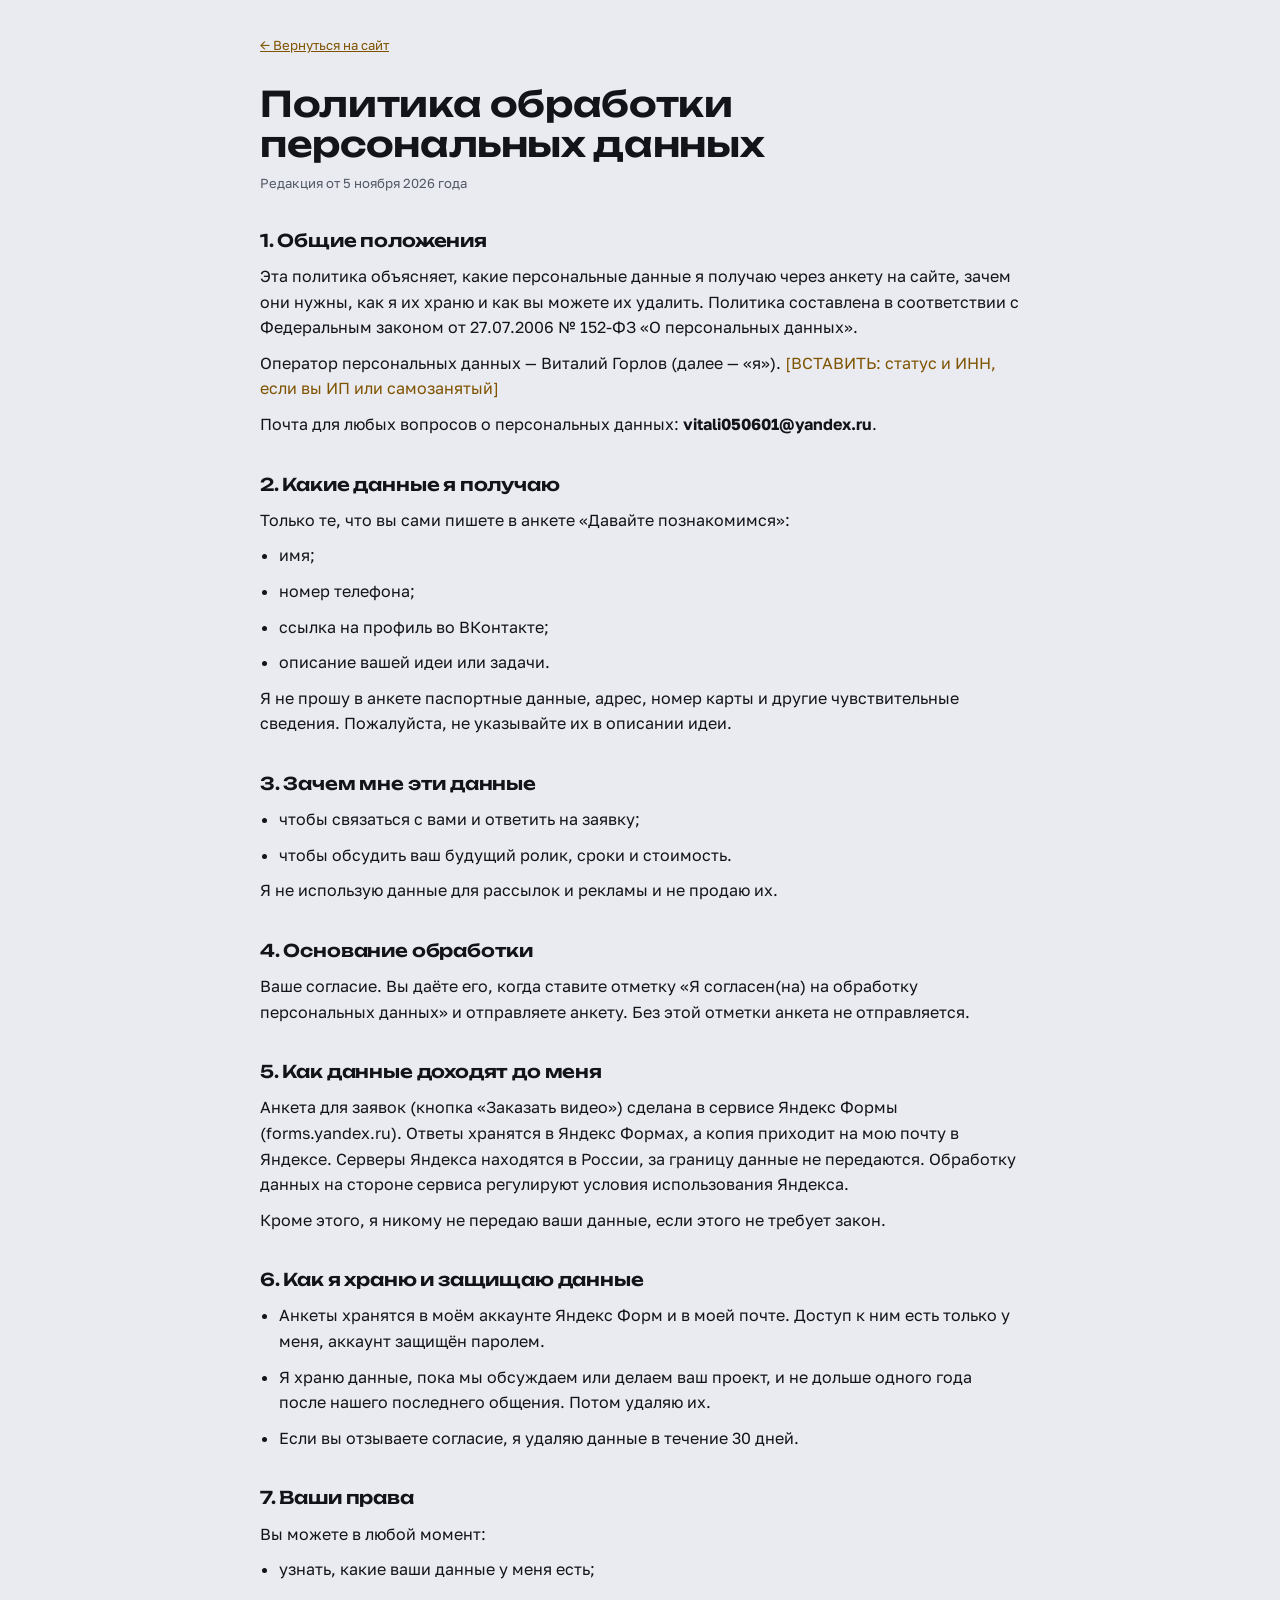
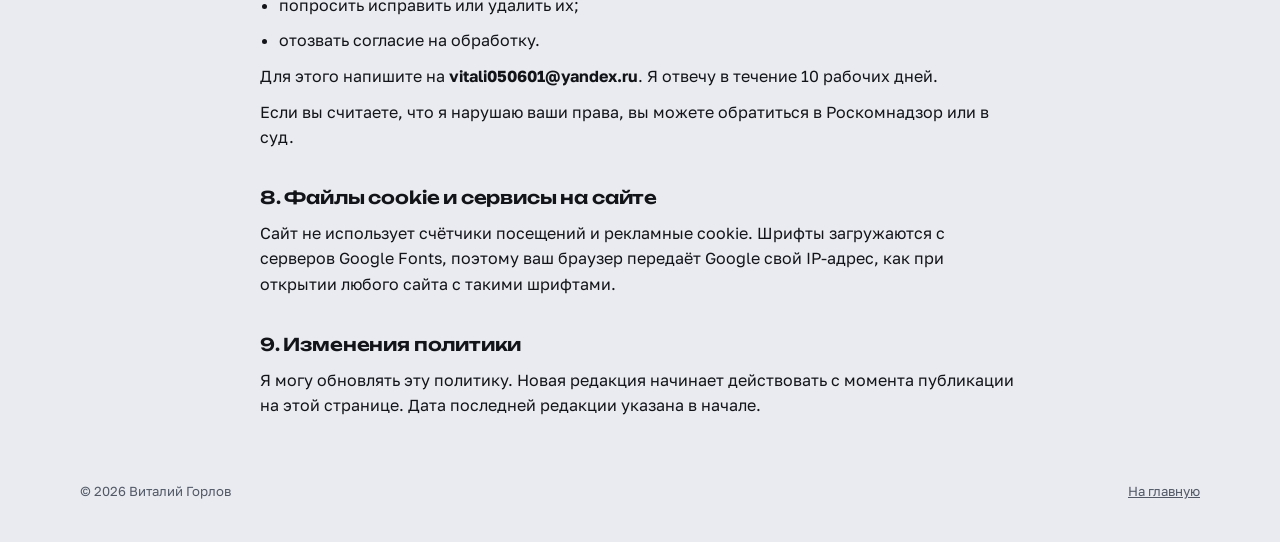
<file: politika.html>
<!doctype html>
<html lang="ru">
<meta charset="utf-8">
<meta name="viewport" content="width=device-width, initial-scale=1">
<title>Политика обработки персональных данных — Виталий Горлов</title>
<meta name="robots" content="noindex">
<link rel="preconnect" href="https://fonts.googleapis.com">
<link rel="preconnect" href="https://fonts.gstatic.com" crossorigin>
<link rel="stylesheet" href="https://fonts.googleapis.com/css2?family=Unbounded:wght@500;600&family=Golos+Text:wght@400;500;600&display=swap">
<link rel="stylesheet" href="assets/site.css">
<style>
  .policy { max-width: 760px; margin-inline: auto; padding-block: 32px 24px; }
  .policy-back { display: inline-block; margin-bottom: 28px; color: var(--muted); font-size: var(--s-5); }
  .policy h1 { font-size: clamp(1.5rem, 5vw, 2.2rem); line-height: 1.15; margin-bottom: 8px; }
  .policy-date { margin: 0 0 32px; color: var(--muted); font-size: var(--s-5); }
  .policy h2 { font-size: 1.1rem; margin: 32px 0 10px; }
  .policy p, .policy li { margin: 0 0 10px; }
  .policy ul { padding-left: 1.2em; margin: 0 0 10px; }
  .policy a { color: var(--accent-ink); }
</style>

<main class="policy">
  <a class="policy-back" href="index.html">← Вернуться на сайт</a>
  <h1>Политика обработки персональных данных</h1>
  <p class="policy-date">Редакция от 5 ноября 2026 года</p>

  <h2>1. Общие положения</h2>
  <p>Эта политика объясняет, какие персональные данные я получаю через анкету на сайте, зачем они нужны, как я их храню и как вы можете их удалить. Политика составлена в соответствии с Федеральным законом от 27.07.2006 № 152-ФЗ «О персональных данных».</p>
  <p>Оператор персональных данных — Виталий Горлов (далее — «я»). <span class="todo">[ВСТАВИТЬ: статус и ИНН, если вы ИП или самозанятый]</span></p>
  <p>Почта для любых вопросов о персональных данных: <b>vitali050601@yandex.ru</b>.</p>

  <h2>2. Какие данные я получаю</h2>
  <p>Только те, что вы сами пишете в анкете «Давайте познакомимся»:</p>
  <ul>
    <li>имя;</li>
    <li>номер телефона;</li>
    <li>ссылка на профиль во ВКонтакте;</li>
    <li>описание вашей идеи или задачи.</li>
  </ul>
  <p>Я не прошу в анкете паспортные данные, адрес, номер карты и другие чувствительные сведения. Пожалуйста, не указывайте их в описании идеи.</p>

  <h2>3. Зачем мне эти данные</h2>
  <ul>
    <li>чтобы связаться с вами и ответить на заявку;</li>
    <li>чтобы обсудить ваш будущий ролик, сроки и стоимость.</li>
  </ul>
  <p>Я не использую данные для рассылок и рекламы и не продаю их.</p>

  <h2>4. Основание обработки</h2>
  <p>Ваше согласие. Вы даёте его, когда ставите отметку «Я согласен(на) на обработку персональных данных» и отправляете анкету. Без этой отметки анкета не отправляется.</p>

  <h2>5. Как данные доходят до меня</h2>
  <p>Анкета для заявок (кнопка «Заказать видео») сделана в сервисе Яндекс Формы (forms.yandex.ru). Ответы хранятся в Яндекс Формах, а копия приходит на мою почту в Яндексе. Серверы Яндекса находятся в России, за границу данные не передаются. Обработку данных на стороне сервиса регулируют условия использования Яндекса.</p>
  <p>Кроме этого, я никому не передаю ваши данные, если этого не требует закон.</p>

  <h2>6. Как я храню и защищаю данные</h2>
  <ul>
    <li>Анкеты хранятся в моём аккаунте Яндекс Форм и в моей почте. Доступ к ним есть только у меня, аккаунт защищён паролем.</li>
    <li>Я храню данные, пока мы обсуждаем или делаем ваш проект, и не дольше одного года после нашего последнего общения. Потом удаляю их.</li>
    <li>Если вы отзываете согласие, я удаляю данные в течение 30 дней.</li>
  </ul>

  <h2>7. Ваши права</h2>
  <p>Вы можете в любой момент:</p>
  <ul>
    <li>узнать, какие ваши данные у меня есть;</li>
    <li>попросить исправить или удалить их;</li>
    <li>отозвать согласие на обработку.</li>
  </ul>
  <p>Для этого напишите на <b>vitali050601@yandex.ru</b>. Я отвечу в течение 10 рабочих дней.</p>
  <p>Если вы считаете, что я нарушаю ваши права, вы можете обратиться в Роскомнадзор или в суд.</p>

  <h2>8. Файлы cookie и сервисы на сайте</h2>
  <p>Сайт не использует счётчики посещений и рекламные cookie. Шрифты загружаются с серверов Google Fonts, поэтому ваш браузер передаёт Google свой IP-адрес, как при открытии любого сайта с такими шрифтами.</p>

  <h2>9. Изменения политики</h2>
  <p>Я могу обновлять эту политику. Новая редакция начинает действовать с момента публикации на этой странице. Дата последней редакции указана в начале.</p>
</main>

<footer class="wrap">
  <span>© 2026 Виталий Горлов</span>
  <a href="index.html">На главную</a>
</footer>
</file>
<file: assets/site.css>
/* Layout: за страницей закреплена сцена — затемнённый баннер и сетка-пол в перспективе.
   Разделы — полупрозрачные панели, которые проплывают над сценой; при прокрутке сцена приближается и темнеет (assets/space.js). */
:root {
  --bg: #e9ebf0;
  --panel: rgba(250, 250, 252, 0.8);
  --panel-line: rgba(18, 20, 26, 0.1);
  --cell: rgba(18, 20, 26, 0.04);
  --ink: #12141a;
  --muted: #525866;
  --line: rgba(18, 20, 26, 0.12);
  --accent: #e3a93a;
  --accent-ink: #7f5300;
  --on-accent: #1a1205;
  --img-filter: saturate(0.9);
  --shade-top: rgba(233, 235, 240, 0);
  --shade-bottom: rgba(233, 235, 240, 0.94);
  --floor-line: rgba(127, 83, 0, 0.28);

  --f-display: "Unbounded", "Arial Black", sans-serif;
  --f-body: "Golos Text", "Segoe UI", Roboto, Arial, sans-serif;

  --s-2: clamp(1.5rem, 3.2vw, 2.3rem);
  --s-3: 1.15rem;
  --s-4: 1rem;
  --s-5: 0.82rem;
  --wrap: 1120px;
  --head-h: 64px;
  --ease: cubic-bezier(0.16, 1, 0.3, 1);
}
@media (prefers-color-scheme: dark) {
  :root:not([data-theme="light"]) {
    color-scheme: dark;
    --bg: #04050a;
    --panel: rgba(6, 8, 14, 0.72);
    --panel-line: rgba(255, 255, 255, 0.1);
    --cell: rgba(255, 255, 255, 0.04);
    --ink: #f1efe9;
    --muted: #a4a8b4;
    --line: rgba(255, 255, 255, 0.12);
    --accent: #e8b54a;
    --accent-ink: #f0c25e;
    --img-filter: brightness(0.62) saturate(0.85);
    --shade-top: rgba(4, 5, 10, 0.2);
    --shade-bottom: rgba(4, 5, 10, 0.96);
    --floor-line: rgba(232, 181, 74, 0.24);
  }
}
:root[data-theme="dark"] {
  color-scheme: dark;
  --bg: #04050a;
  --panel: rgba(6, 8, 14, 0.72);
  --panel-line: rgba(255, 255, 255, 0.1);
  --cell: rgba(255, 255, 255, 0.04);
  --ink: #f1efe9;
  --muted: #a4a8b4;
  --line: rgba(255, 255, 255, 0.12);
  --accent: #e8b54a;
  --accent-ink: #f0c25e;
  --img-filter: brightness(0.62) saturate(0.85);
  --shade-top: rgba(4, 5, 10, 0.2);
  --shade-bottom: rgba(4, 5, 10, 0.96);
  --floor-line: rgba(232, 181, 74, 0.24);
}

* { box-sizing: border-box; }
html { scroll-behavior: smooth; }
body {
  margin: 0;
  background: var(--bg);
  color: var(--ink);
  font-family: var(--f-body);
  font-size: var(--s-4);
  line-height: 1.6;
  padding-left: max(16px, env(safe-area-inset-left, 0px));
  padding-right: max(16px, env(safe-area-inset-right, 0px));
}
.wrap { max-width: var(--wrap); margin-inline: auto; }
a { color: inherit; }
a:focus-visible, button:focus-visible, video:focus-visible { outline: 2px solid var(--accent); outline-offset: 3px; border-radius: 4px; }
h1, h2, h3 { margin: 0; text-wrap: balance; }
h1, h2 { font-family: var(--f-display); font-weight: 600; letter-spacing: -0.01em; }
.label { font-size: var(--s-5); font-weight: 500; letter-spacing: 0.02em; color: var(--accent-ink); }
/* плейсхолдер, который владелец должен заменить */
.todo { color: var(--accent-ink); }

/* ——— Сцена ——— */
/* --p: 0 у верха страницы, 1 через полтора экрана прокрутки; --y: смещение сетки-пола */
.space { position: fixed; inset: 0; z-index: -1; overflow: hidden; background: var(--bg); }
/* небо под баннером: вырезано из того же кадра; лёгкое размытие прячет увеличение, scale — размытые края */
.space-sky {
  position: absolute; inset: 0;
  width: 100%; height: 100%;
  object-fit: cover;
  filter: var(--img-filter) blur(3px);
  transform: scale(1.05);
}
/* баннер с ангелом показывается без затемнения и растворяется за первые ~60% экрана прокрутки */
.space-img {
  position: absolute; inset: 0;
  width: 100%; height: 100%;
  object-fit: cover; object-position: 50% 42%;
  opacity: calc(1 - var(--p, 0) * 2.5);
  transform-origin: 50% 42%;
  transform: translateY(calc(var(--p, 0) * -4%)) scale(calc(1 + var(--p, 0) * 0.14));
}
.space-floor {
  position: absolute; left: -50%; right: -50%; bottom: -8%; height: 48%;
  background-image:
    linear-gradient(var(--floor-line) 1px, transparent 1px),
    linear-gradient(90deg, var(--floor-line) 1px, transparent 1px);
  background-size: 72px 72px;
  background-position: 50% calc(var(--y, 0) * 1px);
  transform-origin: bottom;
  transform: perspective(420px) rotateX(62deg);
  -webkit-mask-image: linear-gradient(transparent, #000 65%);
  mask-image: linear-gradient(transparent, #000 65%);
  opacity: calc(var(--p, 0) * 1.5);
}
/* пол и тень появляются только при прокрутке, чтобы первый экран был чистым баннером */
.space-shade {
  position: absolute; inset: 0;
  background: linear-gradient(to bottom, var(--shade-top) 0%, transparent 28%, var(--shade-bottom) 94%);
  opacity: calc(var(--p, 0) * 3);
}
.space-shade::after {
  content: ""; position: absolute; inset: 0;
  background: var(--bg);
  opacity: calc(var(--p, 0) * 0.5);
}
/* на узком или вертикальном экране cover срезал бы имя — показываем баннер целиком сверху */
@media (max-aspect-ratio: 3/2) {
  .space-img { inset: var(--head-h) 0 auto 0; height: auto; object-fit: fill; }
  .space-shade { background: linear-gradient(to bottom, var(--shade-top) 0%, transparent 20%, var(--shade-bottom) 62%); }
}

/* ——— Шапка ——— */
.site-head {
  position: fixed; top: 0; left: 0; right: 0; z-index: 10;
  padding-left: max(16px, env(safe-area-inset-left, 0px));
  padding-right: max(16px, env(safe-area-inset-right, 0px));
  background: color-mix(in srgb, var(--bg) 60%, transparent);
  -webkit-backdrop-filter: blur(14px); backdrop-filter: blur(14px);
  border-bottom: 1px solid var(--line);
}
.bar {
  min-height: var(--head-h);
  display: flex; flex-wrap: wrap; gap: 4px 24px;
  justify-content: space-between; align-items: center;
}
.brand { font-family: var(--f-display); font-weight: 500; font-size: 0.95rem; text-decoration: none; }
.bar nav { display: flex; gap: 2px; }
.bar nav a {
  padding: 8px 10px;
  font-size: 0.92rem;
  color: var(--muted);
  text-decoration: none;
  border-radius: 4px;
}
.bar nav a:hover { color: var(--ink); background: var(--cell); }

/* ——— Первый экран ——— */
/* первый экран целиком отдан баннеру, разделы начинаются сразу под ним */
.hero {
  position: relative;
  height: 100vh; height: 100svh;
}
.sr-only {
  position: absolute; width: 1px; height: 1px; margin: -1px;
  overflow: hidden; clip: rect(0 0 0 0); white-space: nowrap;
}
.cue {
  position: absolute; left: 50%; top: calc(100svh - 72px);
  width: 44px; height: 44px; margin-left: -22px;
  display: grid; place-items: center;
  border-radius: 50%;
  background: rgba(6, 8, 14, 0.35);
  color: #fff; text-decoration: none; font-size: 1.2rem;
  animation: cue 2.4s var(--ease) infinite;
}
@keyframes cue { 50% { transform: translateY(6px); } }
.btn {
  display: inline-flex; align-items: center; justify-content: center;
  padding: 16px 28px;
  background: var(--accent); color: var(--on-accent);
  font-weight: 600; font-size: 1.05rem;
  text-decoration: none;
  border-radius: 4px;
  transition: transform 0.15s, box-shadow 0.15s;
}
.btn:hover { transform: translateY(-2px); box-shadow: 0 10px 30px -12px var(--accent); }
.btn:focus-visible { outline-color: var(--ink); }

/* превью ролика: тёмное стекло с кнопкой воспроизведения */
.greet {
  position: relative; display: grid; place-items: center;
  aspect-ratio: 16 / 9;
  background: rgba(6, 8, 14, 0.62);
  -webkit-backdrop-filter: blur(12px); backdrop-filter: blur(12px);
  box-shadow: inset 0 0 0 1px rgba(255, 255, 255, 0.14);
  color: #f1efe9;
  text-decoration: none;
  border-radius: 6px;
  overflow: hidden;
}
.play {
  width: 72px; height: 72px; border-radius: 50%;
  background: var(--accent);
  display: grid; place-items: center;
  transition: transform 0.15s;
}
.play::before {
  content: ""; margin-left: 6px;
  border-left: 20px solid var(--on-accent);
  border-top: 12px solid transparent; border-bottom: 12px solid transparent;
}
.greet:hover .play { transform: scale(1.06); }
.greet-cap {
  position: absolute; left: 16px; right: 16px; bottom: 14px;
  display: flex; justify-content: space-between; gap: 4px 12px; flex-wrap: wrap;
  font-size: var(--s-5);
  color: rgba(241, 239, 233, 0.75);
}

/* ——— Разделы: стеклянные панели над сценой ——— */
section { padding-block: clamp(12px, 3vw, 28px); scroll-margin-top: var(--head-h); }section > .wrap {
  padding: clamp(24px, 5vw, 64px);
  background: var(--panel);
  -webkit-backdrop-filter: blur(18px) saturate(1.1); backdrop-filter: blur(18px) saturate(1.1);
  box-shadow: inset 0 0 0 1px var(--panel-line);
  border-radius: 8px;
}
.sec-head { display: grid; gap: 10px; margin-bottom: clamp(28px, 4vw, 44px); }
.sec-head h2 { font-size: var(--s-2); line-height: 1.12; }
.sec-head p { margin: 0; max-width: 60ch; color: var(--muted); }
.sec-head.center { justify-items: center; text-align: center; }
.subtitle { font-size: var(--s-3); font-weight: 500; color: var(--muted); }
/* несколько блоков внутри одного раздела, кнопка — по левому краю */
.stack { display: grid; gap: clamp(36px, 5vw, 56px); }
.stack > .btn { justify-self: start; }

/* о себе */
.about { display: grid; grid-template-columns: 1fr 1fr; gap: clamp(28px, 5vw, 64px); align-items: start; }
.about-photo { display: block; width: 100%; height: auto; border-radius: 6px; }
.prose { max-width: 62ch; display: grid; gap: 14px; font-size: var(--s-3); }
.prose p { margin: 0; }

/* работы: три раздела по жанрам, в каждом сетка из 4 превью с названием */
.showreel { max-width: 860px; width: 100%; margin-inline: auto; display: grid; }
.showreel h3, .tools h3 { font-size: var(--s-3); font-weight: 600; }
.genres { display: grid; gap: clamp(32px, 4.5vw, 48px); }
.genre-head {
  display: flex; align-items: baseline; gap: 12px;
  padding-top: 14px; margin-bottom: 18px;
  border-top: 1px solid var(--line);
}
.genre-head h3 { font-size: var(--s-3); font-weight: 600; }
.genre-head .tcode { color: var(--accent-ink); }
.genre-desc { margin: -6px 0 20px; max-width: 62ch; color: var(--muted); }
.work-grid { list-style: none; margin: 0; padding: 0; display: grid; grid-template-columns: repeat(4, minmax(0, 1fr)); gap: 20px 14px; }
/* крупная сетка 2 × 2 */
.work-grid.two { grid-template-columns: repeat(2, minmax(0, 1fr)); gap: 28px 20px; }
.work-grid.two .poster .play { width: 64px; height: 64px; }
.work-grid.two .poster .play::before { margin-left: 5px; border-left-width: 18px; border-top-width: 11px; border-bottom-width: 11px; }
.work-grid.two .work-title { font-size: var(--s-3); }
.work-card { display: grid; gap: 10px; align-content: start; text-decoration: none; }
a.work-card:focus-visible { outline-offset: 4px; }
.poster {
  position: relative; display: grid; place-items: center;
  aspect-ratio: 16 / 9; overflow: hidden;
  background: #0a0b10;
  box-shadow: inset 0 0 0 1px rgba(255, 255, 255, 0.12);
  border-radius: 4px;
}
.poster img {
  position: absolute; inset: 0; width: 100%; height: 100%; object-fit: cover;
  transition: transform 0.4s var(--ease);
}
.poster .play { position: relative; width: 48px; height: 48px; box-shadow: 0 6px 20px -6px rgba(0, 0, 0, 0.6); }
.poster .play::before { margin-left: 4px; border-left-width: 14px; border-top-width: 9px; border-bottom-width: 9px; }
a.work-card:hover .poster img { transform: scale(1.04); }
a.work-card:hover .play { transform: scale(1.08); }
/* «хлопушка» вместо превью: тёмный кадр с названием и полосами тайм-кода */
.slate { background: linear-gradient(160deg, #1a1c24, #07080c); }
.slate::before {
  content: ""; position: absolute; left: 0; right: 0; top: 0; height: 10px;
  background: repeating-linear-gradient(-45deg, rgba(241, 239, 233, 0.16) 0 8px, transparent 8px 16px);
}
.slate-name {
  position: absolute; left: 12px; right: 12px; bottom: 10px;
  font-family: var(--f-display); font-weight: 500; font-size: 0.82rem; line-height: 1.25;
  color: rgba(241, 239, 233, 0.82);
}
.work-title { font-weight: 600; line-height: 1.35; }
.ai-tag {
  display: inline-block; margin-left: 6px; padding: 1px 7px;
  font-size: 0.72rem; font-weight: 500; vertical-align: 2px;
  color: var(--accent-ink); box-shadow: inset 0 0 0 1px var(--accent); border-radius: 3px;
}
.facts dt, .links span { font-size: var(--s-5); color: var(--muted); }

/* плеер: ролик поверх всей страницы */
.player {
  position: fixed; inset: 0; z-index: 100;
  display: grid; place-items: center;
  padding: 56px max(16px, env(safe-area-inset-right, 0px)) 16px max(16px, env(safe-area-inset-left, 0px));
  background: #000;
}
.player[hidden] { display: none; }
.player-frame, .player-video { width: 100%; height: 100%; border: 0; }
.player-video { object-fit: contain; background: #000; }
.player-frame[hidden], .player-video[hidden] { display: none; }
.player-close {
  position: absolute; top: 8px; right: max(8px, env(safe-area-inset-right, 0px));
  width: 44px; height: 44px;
  border: 0; border-radius: 50%;
  background: rgba(255, 255, 255, 0.12); color: #fff;
  font: 1.1rem var(--f-body); cursor: pointer;
}
.player-close:hover { background: rgba(255, 255, 255, 0.22); }
.player-open, .player-open body { overflow: hidden; }

/* услуги: окно монтажной программы. Оно тёмное в обеих темах, как настоящий экран;
   дорожки сверху вниз, клипы слева направо на сетке из 12 долей. */
.editor {
  --ed-bg: #1c1c1f; --ed-panel: #26262a; --ed-line: rgba(255, 255, 255, 0.08);
  --ed-ink: #ecebef; --ed-muted: #a9a8b2;
  --clip-v: #4a5191; --clip-color: #6a587f; --clip-a: #2e6a50;
  background: var(--ed-bg); color: var(--ed-ink);
  border-radius: 6px; overflow: hidden;
  box-shadow: 0 24px 60px -30px rgba(0, 0, 0, 0.6), 0 0 0 1px rgba(0, 0, 0, 0.3);
}
.editor-bar {
  display: flex; justify-content: space-between; align-items: center; gap: 12px;
  padding: 8px 14px;
  background: var(--ed-panel); border-bottom: 1px solid var(--ed-line);
  font-size: var(--s-5); color: var(--ed-muted);
}
.editor-tc { color: var(--accent); font-size: 1rem; font-variant-numeric: tabular-nums; }
.tl-scroll { overflow-x: auto; overscroll-behavior-x: contain; scrollbar-width: thin; scrollbar-color: #4a4a50 transparent; }
.tl-scroll:focus-visible { outline: 2px solid var(--accent); outline-offset: -2px; }
.tl {
  --head: 104px;
  position: relative;
  display: grid; grid-template-columns: var(--head) minmax(0, 1fr); row-gap: 3px;
  min-width: 880px; padding-bottom: 6px;
}
/* подписи дорожек закреплены слева и не уезжают при прокрутке ленты */
.tl-corner, .tl-head {
  position: sticky; left: 0; z-index: 2;
  background: var(--ed-panel); border-right: 1px solid var(--ed-line);
}
/* линейка тайм-кода: мелкие и крупные риски */
.tl-ruler {
  position: relative; height: 30px;
  border-bottom: 1px solid var(--ed-line);
  background:
    linear-gradient(to right, rgba(255, 255, 255, 0.35) 1px, transparent 1px) 0 100% / 20% 12px repeat-x,
    linear-gradient(to right, rgba(255, 255, 255, 0.16) 1px, transparent 1px) 0 100% / 2% 5px repeat-x;
}
.tl-ruler span {
  position: absolute; top: 4px; left: calc(var(--at) * 100% + 5px);
  font-size: 0.68rem; color: var(--ed-muted); font-variant-numeric: tabular-nums;
}
.tl-head { display: grid; align-content: center; gap: 2px; padding: 10px 12px; }
.tl-head b { font-weight: 600; font-size: 0.9rem; }
.tl-head span { font-size: 0.78rem; color: var(--ed-muted); }
.tl-lane { display: grid; grid-template-columns: repeat(12, minmax(0, 1fr)); gap: 2px; padding: 3px 4px 0; }
.tl-clip {
  position: relative; overflow: hidden;
  min-width: 0; padding: 0 12px 12px;
  background: var(--clip-v);
  border-radius: 3px;
  box-shadow: inset 0 0 0 1px rgba(255, 255, 255, 0.14);
}
/* название клипа — светлая полоска сверху, как подпись клипа в программе */
.tl-clip h3 {
  margin: 0 -12px 8px; padding: 5px 12px;
  background: rgba(255, 255, 255, 0.12);
  font-size: 0.92rem; font-weight: 600; line-height: 1.3;
}
.tl-clip p { position: relative; margin: 0; font-size: 0.88rem; line-height: 1.45; color: rgba(255, 255, 255, 0.84); }
.tl-clip.is-color { background: var(--clip-color); }
.tl-clip.is-audio { background: var(--clip-a); padding-bottom: 50px; }
/* волна звука — полосой под текстом */
.tl-wave {
  position: absolute; left: 0; right: 0; bottom: 6px; width: 100%; height: 36px;
  stroke: rgba(255, 255, 255, 0.34); stroke-width: 0.6; fill: none;
}
/* указатель воспроизведения поверх дорожек, но под закреплёнными подписями */
.tl-playzone { position: absolute; top: 0; bottom: 0; left: var(--head); right: 0; z-index: 1; pointer-events: none; }
.playhead {
  position: absolute; top: 0; bottom: 0; left: 34%;
  width: 2px; margin-left: -1px; background: var(--accent);
}
.playhead::before {
  content: ""; position: absolute; top: 0; left: -6px;
  width: 14px; height: 16px; background: var(--accent);
  clip-path: polygon(0 0, 100% 0, 100% 60%, 50% 100%, 0 60%);
}
.tl-hint { display: none; margin: 10px 0 0; font-size: var(--s-5); color: var(--muted); }
.tcode { font-size: 0.74rem; color: var(--muted); font-variant-numeric: tabular-nums; }

/* опыт и образование */
.facts { display: grid; grid-template-columns: repeat(3, 1fr); gap: 8px; margin: 0; }
.facts div { padding: 18px 20px; background: var(--cell); box-shadow: inset 0 0 0 1px var(--line); border-radius: 4px; display: grid; gap: 4px; }
.facts dd { margin: 0; font-weight: 500; }
.tools { display: grid; grid-template-columns: repeat(2, 1fr); gap: 32px; }
.tools h3 { margin-bottom: 12px; }
.tools ul { list-style: none; margin: 0; padding: 0; display: flex; flex-wrap: wrap; gap: 8px; }
.tools li { font-size: 0.9rem; padding: 6px 12px; box-shadow: inset 0 0 0 1px var(--line); border-radius: 4px; }

/* лента видеоотзывов: прокрутка влево-вправо, карточки 9:16, неформатные видео вписаны целиком */
.reviews-head h2 { font-size: clamp(2.2rem, 6vw, 4rem); line-height: 1.05; }
.reviews-head p { font-size: var(--s-5); }
/* стрелки по краям ленты, на уровне середины видео (подпись под карточкой занимает ~50px) */
.reel { display: grid; grid-template-columns: auto minmax(0, 1fr) auto; gap: 12px; align-items: center; }
.reel-btn {
  margin-bottom: 50px;
  width: 44px; height: 44px;
  border: 0; border-radius: 50%;
  box-shadow: inset 0 0 0 1px var(--line);
  background: var(--cell); color: var(--ink);
  font: 1.1rem var(--f-body);
  cursor: pointer;
}
.reel-btn:hover:not(:disabled) { box-shadow: inset 0 0 0 1px var(--accent); }
.reel-btn:disabled { opacity: 0.35; cursor: default; }
.reel-track {
  display: grid; grid-auto-flow: column; grid-auto-columns: clamp(200px, 24vw, 260px);
  gap: 14px;
  margin: 0; padding: 0 0 14px; list-style: none;
  overflow-x: auto; overscroll-behavior-x: contain;
  scroll-snap-type: x mandatory;
  scrollbar-width: thin; scrollbar-color: var(--line) transparent;
}
.reel-item { scroll-snap-align: start; display: grid; gap: 10px; align-content: start; }
.reel-item video {
  display: block; width: 100%; aspect-ratio: 9 / 16;
  object-fit: contain; background: #04050a;
  border-radius: 4px;
}
.reel-cap { display: grid; gap: 2px; }
.reel-cap b { font-weight: 600; }
.reel-cap span { font-size: var(--s-5); color: var(--muted); }

/* как идёт работа: та же монтажная лента (.editor), шаги — клипы на одной дорожке */
ol.tl-lane { list-style: none; margin: 0; }
/* маркеры с номерами шагов на линейке */
.tl-marker {
  position: absolute; bottom: 2px; left: calc(var(--at) * 100% + 4px);
  display: grid; place-items: center;
  width: 16px; height: 14px;
  background: #8fa3b8; color: #14161a;
  font: 600 0.62rem/1 var(--f-body); font-style: normal;
  clip-path: polygon(0 0, 100% 0, 100% 65%, 50% 100%, 0 65%);
}
.editor[data-steps] .tl-ruler span { left: calc(var(--at) * 100% + 24px); }
/* шаг под указателем подсвечен */
.editor[data-steps] .tl-clip { transition: background-color 0.25s, box-shadow 0.25s; }
.editor[data-steps] .tl-clip.is-active { background: #5c64b0; box-shadow: inset 0 0 0 2px var(--accent); }

/* контакты */
.contact h2 { font-size: clamp(1.9rem, 5.5vw, 3.8rem); line-height: 1.05; }
.contact .sec-head p { font-size: var(--s-3); }
/* слева соцсети, справа форма */
.contact-grid { display: grid; grid-template-columns: minmax(0, 5fr) minmax(0, 7fr); gap: clamp(20px, 4vw, 48px); align-items: start; }
.socials { display: grid; gap: 10px; }
.social {
  display: flex; align-items: center; gap: 16px;
  padding: 14px 18px 14px 14px;
  background: var(--cell);
  box-shadow: inset 0 0 0 1px var(--line);
  border-radius: 4px;
  color: var(--ink); text-decoration: none;
  transition: box-shadow 0.15s, transform 0.15s;
}
.social:hover { box-shadow: inset 0 0 0 1px var(--accent); transform: translateX(4px); }
.social-ico {
  flex: none; width: 48px; height: 48px;
  display: grid; place-items: center;
  background: var(--accent); color: var(--on-accent);
  border-radius: 4px;
}
.social-ico svg { width: 26px; height: 26px; }
.social-txt { display: grid; gap: 2px; min-width: 0; }
.social-txt b { font-weight: 600; font-size: 1.05rem; }
.social-txt span { font-size: var(--s-5); color: var(--muted); overflow-wrap: anywhere; }
.contact-photo { display: block; width: 100%; height: auto; border-radius: 6px; }

/* ——— Кнопка «Заказать видео» и анкета ——— */
/* красный — только для главного действия (заказ); белый текст на нём контрастный в обеих темах */
:root { --red: #d1202a; --red-hover: #b3161f; --red-text: #b3161f; }
@media (prefers-color-scheme: dark) { :root:not([data-theme="light"]) { --red-text: #ff8a8f; } }
:root[data-theme="dark"] { --red-text: #ff8a8f; }

.btn-red { background: var(--red); color: #fff; }
.btn-red:hover { background: var(--red-hover); box-shadow: 0 10px 30px -10px var(--red); }
.hero-cta {
  position: absolute; left: 0; right: 0; top: calc(100svh - 168px);
  width: fit-content; margin-inline: auto;
  padding: 18px 36px; font-size: 1.15rem;
  box-shadow: 0 12px 34px -12px rgba(0, 0, 0, 0.55);
}

footer {
  display: flex; flex-wrap: wrap; justify-content: space-between; gap: 8px 24px;
  padding-block: 28px 40px;
  font-size: var(--s-5); color: var(--muted);
}

@media (max-width: 900px) {
  .about { grid-template-columns: 1fr; }
  .work-grid { grid-template-columns: repeat(2, minmax(0, 1fr)); }
  .tl-hint { display: block; }
  .contact-grid { grid-template-columns: 1fr; }
}
@media (max-width: 640px) {
  :root { --head-h: 96px; }
  .bar { padding-block: 8px; }
  .bar nav { width: 100%; overflow-x: auto; scrollbar-width: none; margin-inline: -10px; }
  .bar nav a { white-space: nowrap; }
  .tools, .facts { grid-template-columns: 1fr; }
  /* на маленьком превью название наезжает на кнопку — оно и так подписано под карточкой */
  .slate-name { display: none; }
  .tl { --head: 88px; min-width: 820px; }
  .tl-head { padding: 8px 10px; }
  .work-grid.two { gap: 20px 12px; }
  .work-grid.two .poster .play { width: 44px; height: 44px; }
  .work-grid.two .poster .play::before { margin-left: 4px; border-left-width: 13px; border-top-width: 8px; border-bottom-width: 8px; }
  .work-grid.two .work-title { font-size: var(--s-4); }
}
@media (max-width: 480px) {
  .btn, .stack > .btn { width: 100%; justify-self: stretch; }
  .play { width: 60px; height: 60px; }
}
/* узкий или вертикальный экран: баннер показан целиком сверху (его высота — половина ширины окна),
   разделы начинаются сразу под ним. Стоит после основных правил .hero, иначе они его перебивают. */
@media (max-aspect-ratio: 3/2) {
  .cue { display: none; }
  /* кнопка «Заказать видео» не закрывает баннер: стоит сразу под ним */
  .hero { height: auto; padding: calc(var(--head-h) + 50vw + 16px) 0 8px; display: flex; justify-content: center; }
  .hero-cta { position: static; }
}
@media (prefers-reduced-motion: reduce) {
  html { scroll-behavior: auto; }
  .space-img { transform: none; }
  .space-floor { background-position: 50% 0; }
  .cue { animation: none; }
  .btn, .play, .poster img, .social { transition: none; }
}
</file>
